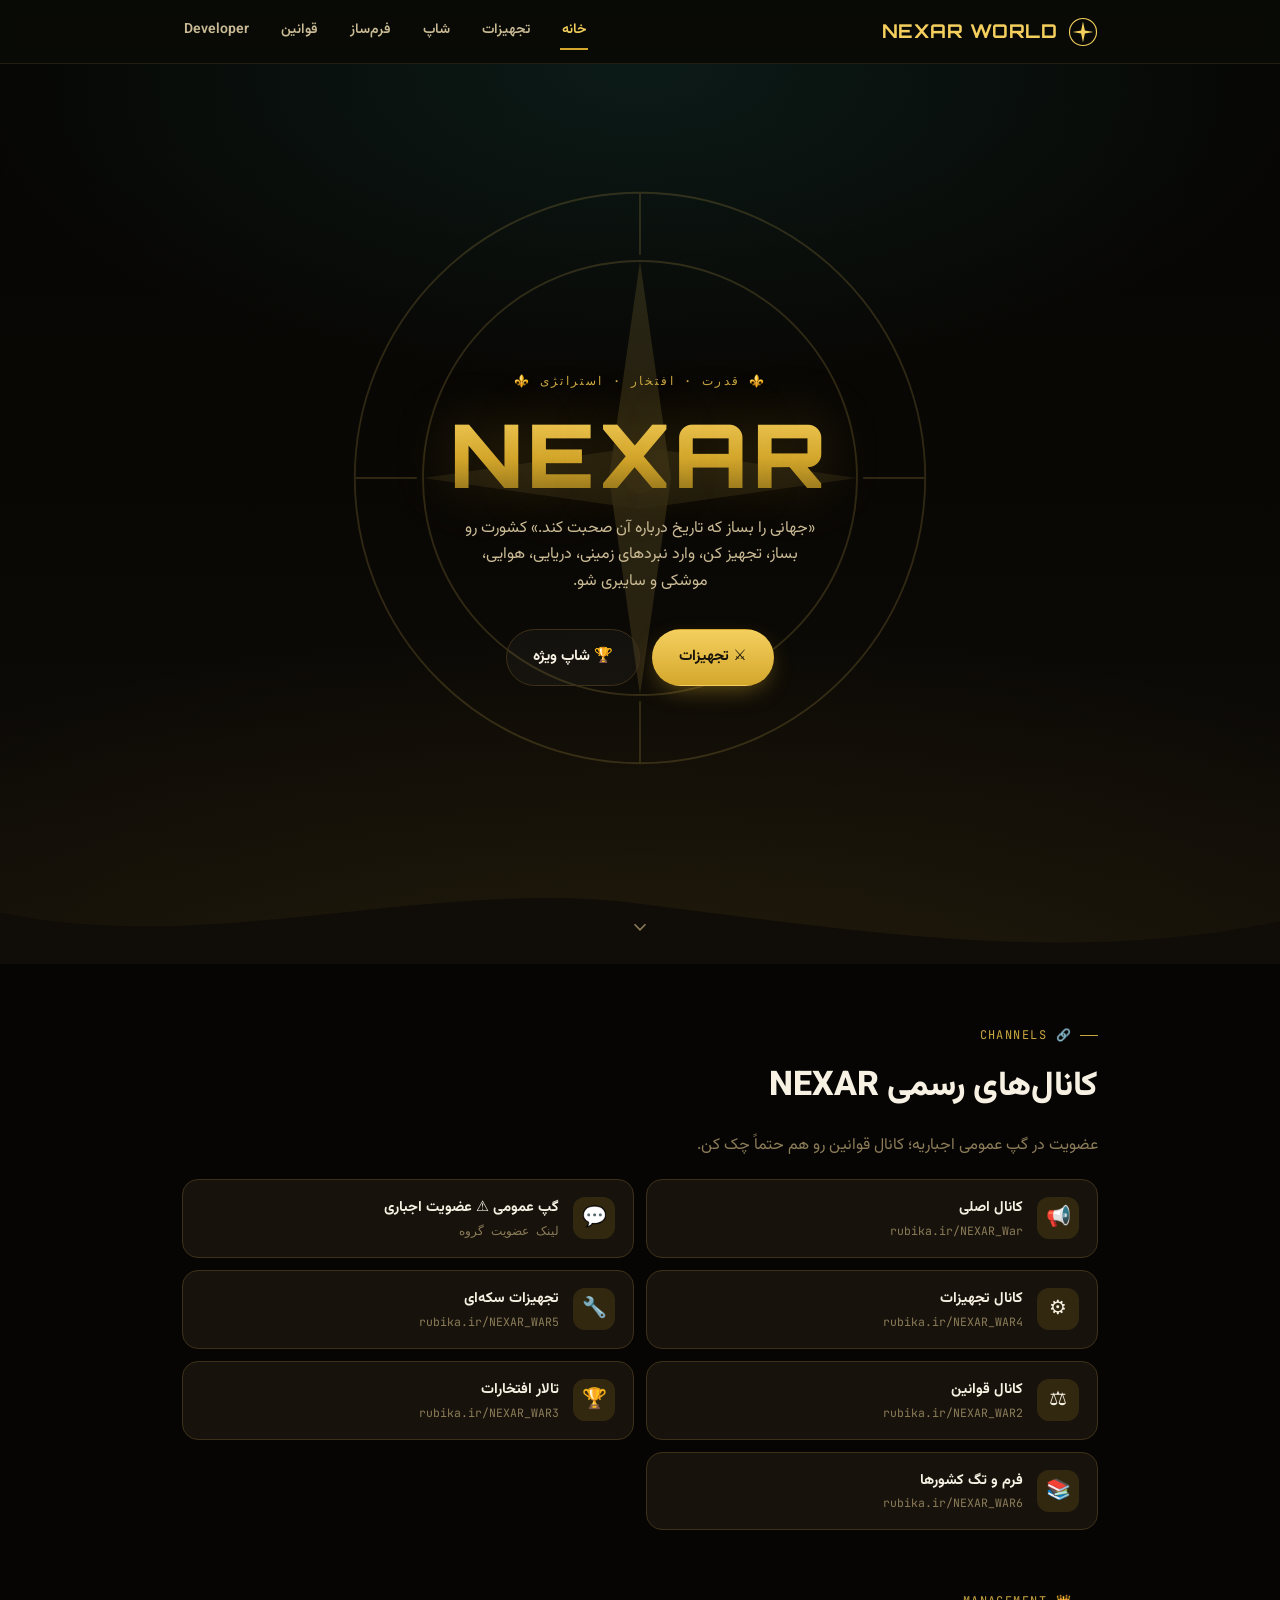
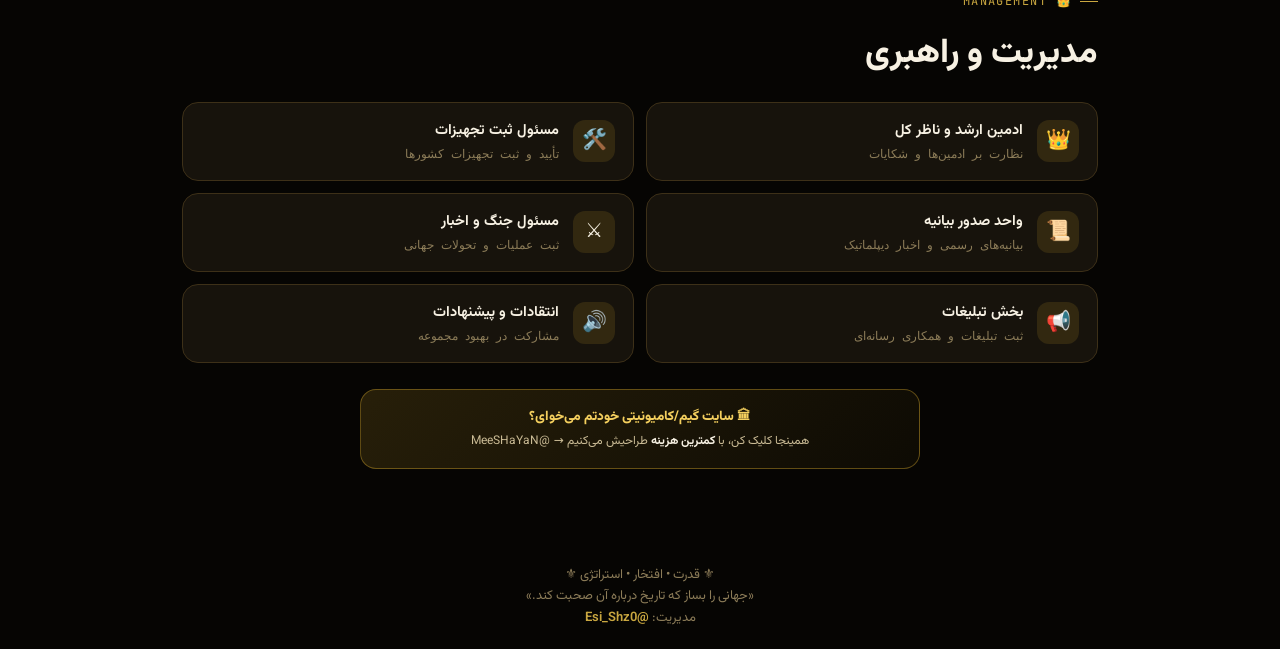
<file: index.html>
<!doctype html>
<html lang="fa" dir="rtl">
<head>
<meta charset="UTF-8">
<meta name="viewport" content="width=device-width, initial-scale=1, viewport-fit=cover">
<title>NEXAR WORLD</title>
<meta name="description" content="NEXAR — گیم متنی استراتژی جهانی. تجهیزات، شاپ ویژه، فرم‌ساز رسمی و قوانین.">
<link rel="icon" href="data:,">
<link rel="stylesheet" href="assets/style.css">
</head>
<body data-page="home">

<header class="topbar">
  <div class="container">
    <a href="index.html" class="brand">
      <svg class="brand-mark" viewBox="0 0 40 40" fill="none">
        <circle cx="20" cy="20" r="18" stroke="#f4cf5e" stroke-width="1.5"/>
        <path d="M20 6 L22.5 18 L34 20 L22.5 22 L20 34 L17.5 22 L6 20 L17.5 18 Z" fill="#f4cf5e"/>
      </svg>
      NEXAR WORLD
    </a>
    <nav class="desktop-nav">
      <a href="index.html" data-nav="home">خانه</a>
      <a href="equipment.html" data-nav="equipment">تجهیزات</a>
      <a href="shop.html" data-nav="shop">شاپ</a>
      <a href="forms.html" data-nav="forms">فرم‌ساز</a>
      <a href="rules.html" data-nav="rules">قوانین</a>
      <a href="developer.html" data-nav="developer">Developer</a>
    </nav>
  </div>
</header>

<section class="hero">
  <svg class="hero-compass" viewBox="0 0 200 200" fill="none">
    <circle cx="100" cy="100" r="92" stroke="#f4cf5e" stroke-width="0.6"/>
    <circle cx="100" cy="100" r="70" stroke="#f4cf5e" stroke-width="0.6"/>
    <g stroke="#f4cf5e" stroke-width="0.6">
      <line x1="100" y1="8" x2="100" y2="28"/>
      <line x1="100" y1="172" x2="100" y2="192"/>
      <line x1="8" y1="100" x2="28" y2="100"/>
      <line x1="172" y1="100" x2="192" y2="100"/>
    </g>
    <path d="M100 30 L110 100 L100 170 L90 100 Z" fill="#f4cf5e" opacity="0.8"/>
    <path d="M30 100 L100 90 L170 100 L100 110 Z" fill="#f4cf5e" opacity="0.5"/>
    <circle cx="100" cy="100" r="5" fill="#f4cf5e"/>
  </svg>

  <div class="hero-content">
    <div class="hero-kicker">⚜️ قدرت · افتخار · استراتژی ⚜️</div>
    <h1 class="hero-title">NEXAR</h1>
    <p class="hero-tagline">
      «جهانی را بساز که تاریخ درباره آن صحبت کند.»
      کشورت رو بساز، تجهیز کن، وارد نبردهای زمینی، دریایی، هوایی، موشکی و سایبری شو.
    </p>
    <div class="hero-actions">
      <a class="btn btn-gold" href="equipment.html">⚔️ تجهیزات</a>
      <a class="btn btn-ghost" href="shop.html">🏆 شاپ ویژه</a>
    </div>
  </div>

  <div class="scroll-cue" aria-hidden="true">
    <svg width="22" height="22" viewBox="0 0 24 24" fill="none" stroke="currentColor" stroke-width="1.8">
      <path d="M6 9l6 6 6-6"/>
    </svg>
  </div>

  <div class="hero-wave" aria-hidden="true">
    <svg viewBox="0 0 1440 100" preserveAspectRatio="none">
      <path d="M0,40 C240,90 480,0 720,30 C960,60 1200,100 1440,50 L1440,100 L0,100 Z" fill="#100d08"/>
    </svg>
  </div>
</section>

<section class="section">
  <div class="container">
    <div class="eyebrow">🔗 CHANNELS</div>
    <h2 class="section-title">کانال‌های رسمی NEXAR</h2>
    <p class="section-sub">عضویت در گپ عمومی اجباریه؛ کانال قوانین رو هم حتماً چک کن.</p>

    <div class="channel-grid">
      <a class="channel-card" href="https://rubika.ir/NEXAR_War" target="_blank" rel="noopener">
        <span class="ch-ic">📢</span>
        <span><span class="ch-title">کانال اصلی</span><span class="ch-sub">rubika.ir/NEXAR_War</span></span>
      </a>
      <a class="channel-card" href="https://rubika.ir/joing/BBBDDEJID0UMQKHRUWUVDPIQSLURDWPV" target="_blank" rel="noopener">
        <span class="ch-ic">💬</span>
        <span><span class="ch-title">گپ عمومی ⚠️ عضویت اجباری</span><span class="ch-sub">لینک عضویت گروه</span></span>
      </a>
      <a class="channel-card" href="https://rubika.ir/NEXAR_WAR4" target="_blank" rel="noopener">
        <span class="ch-ic">⚙️</span>
        <span><span class="ch-title">کانال تجهیزات</span><span class="ch-sub">rubika.ir/NEXAR_WAR4</span></span>
      </a>
      <a class="channel-card" href="https://rubika.ir/NEXAR_WAR5" target="_blank" rel="noopener">
        <span class="ch-ic">🔧</span>
        <span><span class="ch-title">تجهیزات سکه‌ای</span><span class="ch-sub">rubika.ir/NEXAR_WAR5</span></span>
      </a>
      <a class="channel-card" href="https://rubika.ir/NEXAR_WAR2" target="_blank" rel="noopener">
        <span class="ch-ic">⚖️</span>
        <span><span class="ch-title">کانال قوانین</span><span class="ch-sub">rubika.ir/NEXAR_WAR2</span></span>
      </a>
      <a class="channel-card" href="https://rubika.ir/NEXAR_WAR3" target="_blank" rel="noopener">
        <span class="ch-ic">🏆</span>
        <span><span class="ch-title">تالار افتخارات</span><span class="ch-sub">rubika.ir/NEXAR_WAR3</span></span>
      </a>
      <a class="channel-card" href="https://rubika.ir/NEXAR_WAR6" target="_blank" rel="noopener">
        <span class="ch-ic">📚</span>
        <span><span class="ch-title">فرم و تگ کشورها</span><span class="ch-sub">rubika.ir/NEXAR_WAR6</span></span>
      </a>
    </div>
  </div>
</section>

<section class="section" style="padding-top:0;">
  <div class="container">
    <div class="eyebrow">👑 MANAGEMENT</div>
    <h2 class="section-title">مدیریت و راهبری</h2>
    <div class="channel-grid">
      <a class="channel-card" href="https://rubika.ir/Esi_Shz0" target="_blank" rel="noopener">
        <span class="ch-ic">👑</span>
        <span><span class="ch-title">ادمین ارشد و ناظر کل</span><span class="ch-sub">نظارت بر ادمین‌ها و شکایات</span></span>
      </a>
      <a class="channel-card" href="https://rubika.ir/Esi_Shz0" target="_blank" rel="noopener">
        <span class="ch-ic">🛠️</span>
        <span><span class="ch-title">مسئول ثبت تجهیزات</span><span class="ch-sub">تأیید و ثبت تجهیزات کشورها</span></span>
      </a>
      <a class="channel-card" href="https://rubika.ir/Esi_Shz0" target="_blank" rel="noopener">
        <span class="ch-ic">📜</span>
        <span><span class="ch-title">واحد صدور بیانیه</span><span class="ch-sub">بیانیه‌های رسمی و اخبار دیپلماتیک</span></span>
      </a>
      <a class="channel-card" href="https://rubika.ir/Esi_Shz0" target="_blank" rel="noopener">
        <span class="ch-ic">⚔️</span>
        <span><span class="ch-title">مسئول جنگ و اخبار</span><span class="ch-sub">ثبت عملیات و تحولات جهانی</span></span>
      </a>
      <a class="channel-card" href="https://rubika.ir/Esi_Shz0" target="_blank" rel="noopener">
        <span class="ch-ic">📢</span>
        <span><span class="ch-title">بخش تبلیغات</span><span class="ch-sub">ثبت تبلیغات و همکاری رسانه‌ای</span></span>
      </a>
      <a class="channel-card" href="https://rubika.ir/Esi_Shz0" target="_blank" rel="noopener">
        <span class="ch-ic">🔊</span>
        <span><span class="ch-title">انتقادات و پیشنهادات</span><span class="ch-sub">مشارکت در بهبود مجموعه</span></span>
      </a>
    </div>

    <a class="order-ad" href="https://rubika.ir/MeeSHaYaN" target="_blank" rel="noopener">
      <span class="oa-title">🏛 سایت گیم/کامیونیتی خودتم می‌خوای؟</span>
      <span class="oa-sub">همینجا کلیک کن، با <b>کمترین هزینه</b> طراحیش می‌کنیم → @MeeSHaYaN</span>
    </a>
  </div>
</section>

<footer class="site-footer">
  <div class="container">
    ⚜️ قدرت • افتخار • استراتژی ⚜️<br>
    «جهانی را بساز که تاریخ درباره آن صحبت کند.»<br>
    مدیریت: <a href="https://rubika.ir/Esi_Shz0" target="_blank" rel="noopener">@Esi_Shz0</a>
  </div>
</footer>

<nav class="tabbar">
  <a href="index.html" data-nav="home">
    <svg viewBox="0 0 24 24" fill="none" stroke="currentColor" stroke-width="1.8"><path d="M3 11l9-8 9 8"/><path d="M5 10v10h14V10"/></svg>
    خانه
  </a>
  <a href="equipment.html" data-nav="equipment">
    <svg viewBox="0 0 24 24" fill="none" stroke="currentColor" stroke-width="1.8"><path d="M14.5 3.5l6 6L9 21l-6 0 0-6z"/></svg>
    تجهیزات
  </a>
  <a href="shop.html" data-nav="shop">
    <svg viewBox="0 0 24 24" fill="none" stroke="currentColor" stroke-width="1.8"><path d="M6 8h12l-1 12H7z"/><path d="M9 8V6a3 3 0 016 0v2"/></svg>
    شاپ
  </a>
  <a href="forms.html" data-nav="forms">
    <svg viewBox="0 0 24 24" fill="none" stroke="currentColor" stroke-width="1.8"><path d="M9 12h6M9 16h4M7 4h10l2 3v13H5V7z"/></svg>
    فرم‌ساز
  </a>
  <a href="rules.html" data-nav="rules">
    <svg viewBox="0 0 24 24" fill="none" stroke="currentColor" stroke-width="1.8"><path d="M6 4h9l3 3v13H6z"/><path d="M9 10h6M9 14h6"/></svg>
    قوانین
  </a>
  <a href="developer.html" data-nav="developer">
    <svg viewBox="0 0 24 24" fill="none" stroke="currentColor" stroke-width="1.8"><path d="M8 9l-4 4 4 4M16 9l4 4-4 4M13 5l-2 16"/></svg>
    Dev
  </a>
</nav>

<script src="assets/script.js"></script>
</body>
</html>
</file>
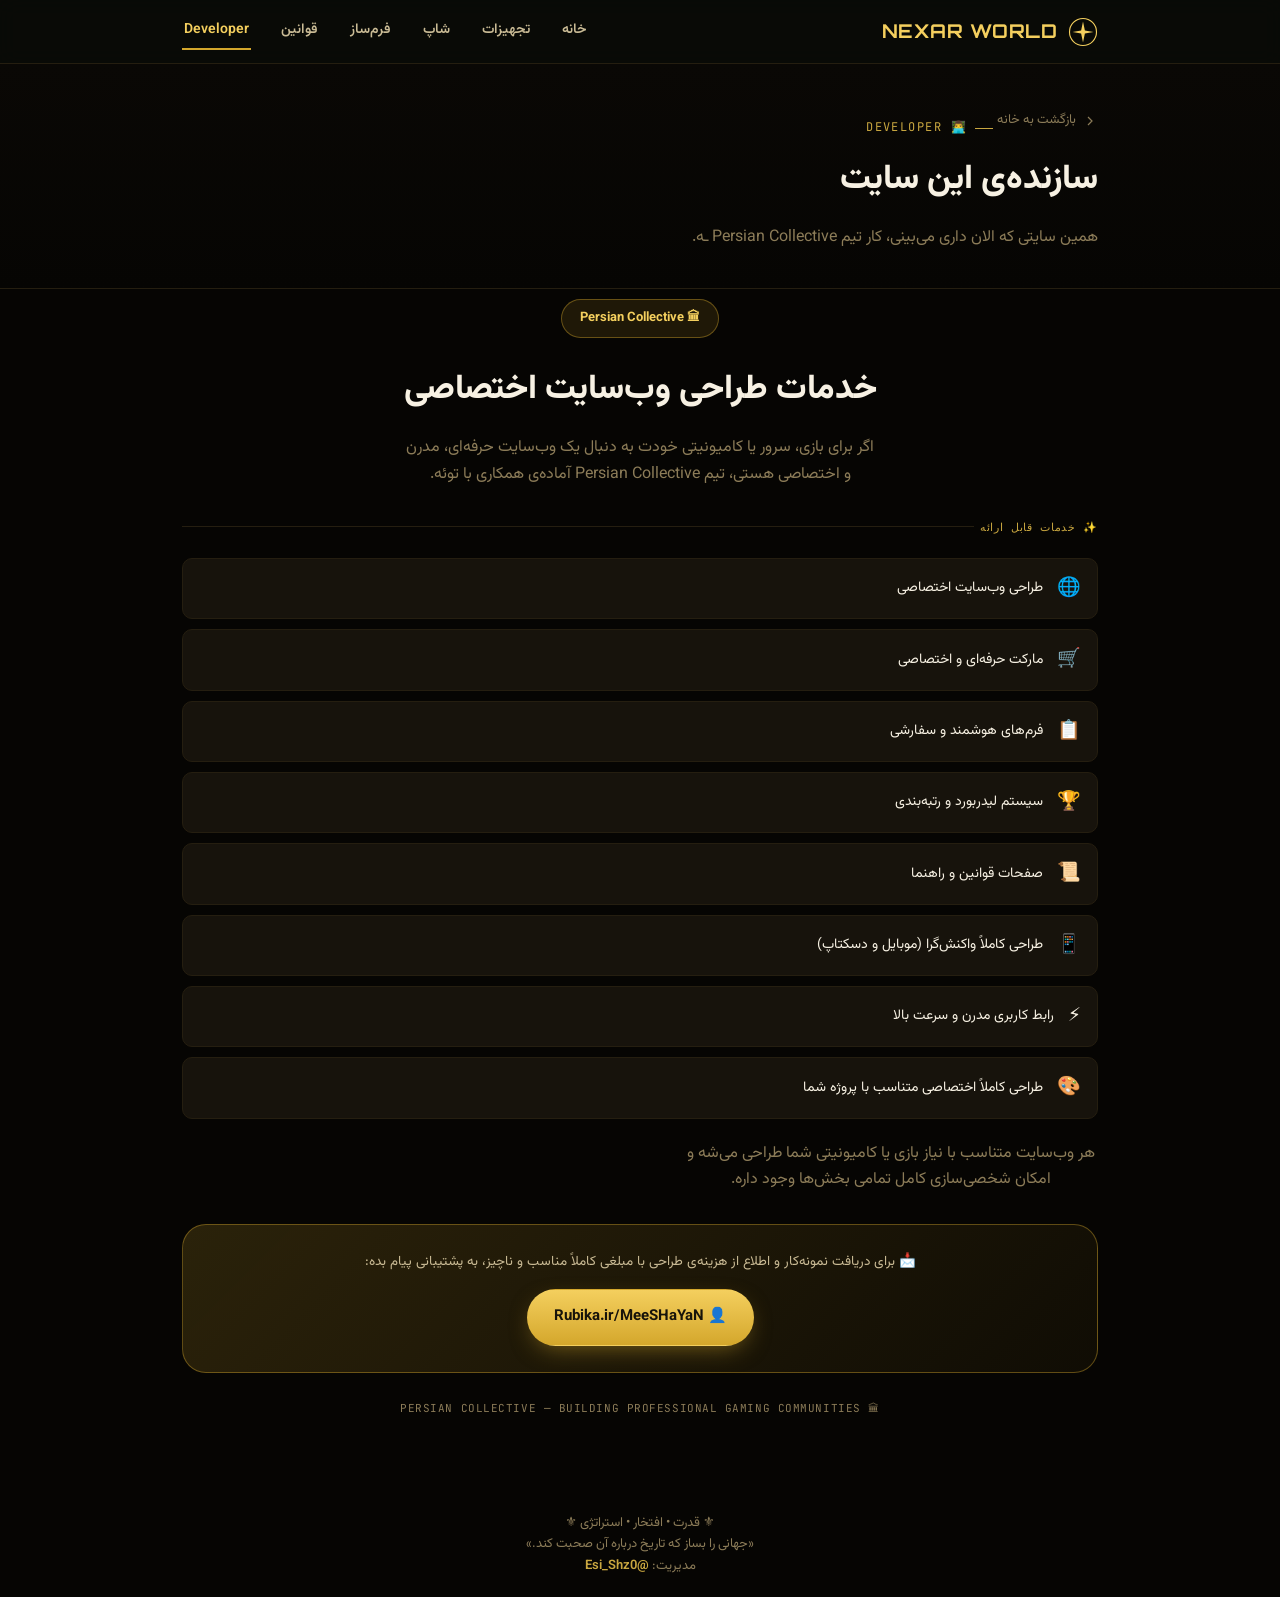
<file: developer.html>
<!doctype html>
<html lang="fa" dir="rtl">
<head>
<meta charset="UTF-8">
<meta name="viewport" content="width=device-width, initial-scale=1, viewport-fit=cover">
<title>Developer | NEXAR</title>
<meta name="description" content="Persian Collective — خدمات طراحی وب‌سایت اختصاصی برای گیم، سرور و کامیونیتی شما.">
<link rel="icon" href="data:,">
<link rel="stylesheet" href="assets/style.css">
</head>
<body data-page="developer">

<header class="topbar">
  <div class="container">
    <a href="index.html" class="brand">
      <svg class="brand-mark" viewBox="0 0 40 40" fill="none">
        <circle cx="20" cy="20" r="18" stroke="#f4cf5e" stroke-width="1.5"/>
        <path d="M20 6 L22.5 18 L34 20 L22.5 22 L20 34 L17.5 22 L6 20 L17.5 18 Z" fill="#f4cf5e"/>
      </svg>
      NEXAR WORLD
    </a>
    <nav class="desktop-nav">
      <a href="index.html" data-nav="home">خانه</a>
      <a href="equipment.html" data-nav="equipment">تجهیزات</a>
      <a href="shop.html" data-nav="shop">شاپ</a>
      <a href="forms.html" data-nav="forms">فرم‌ساز</a>
      <a href="rules.html" data-nav="rules">قوانین</a>
      <a href="developer.html" data-nav="developer">Developer</a>
    </nav>
  </div>
</header>

<section class="page-hero">
  <div class="container">
    <a class="back-link" href="index.html">
      <svg viewBox="0 0 24 24" fill="none" stroke="currentColor" stroke-width="1.8"><path d="M9 6l6 6-6 6"/></svg>
      بازگشت به خانه
    </a>
    <div class="eyebrow">👨‍💻 DEVELOPER</div>
    <h1 class="section-title">سازنده‌ی این سایت</h1>
    <p class="section-sub">همین سایتی که الان داری می‌بینی، کار تیم Persian Collective ـه.</p>
  </div>
</section>

<section class="section" style="padding-top:0;">
  <div class="container">

    <div class="dev-hero">
      <span class="dev-badge">🏛 Persian Collective</span>
    </div>

    <h2 class="section-title" style="text-align:center;">خدمات طراحی وب‌سایت اختصاصی</h2>
    <p class="section-sub" style="text-align:center; max-width:52ch; margin-inline:auto;">
      اگر برای بازی، سرور یا کامیونیتی خودت به دنبال یک وب‌سایت حرفه‌ای، مدرن و اختصاصی هستی، تیم Persian Collective آماده‌ی همکاری با توئه.
    </p>

    <div class="item-block-label" style="margin-top:30px;">✨ خدمات قابل ارائه</div>
    <div class="service-list">
      <div class="service-row"><span class="sr-ic">🌐</span> طراحی وب‌سایت اختصاصی</div>
      <div class="service-row"><span class="sr-ic">🛒</span> مارکت حرفه‌ای و اختصاصی</div>
      <div class="service-row"><span class="sr-ic">📋</span> فرم‌های هوشمند و سفارشی</div>
      <div class="service-row"><span class="sr-ic">🏆</span> سیستم لیدربورد و رتبه‌بندی</div>
      <div class="service-row"><span class="sr-ic">📜</span> صفحات قوانین و راهنما</div>
      <div class="service-row"><span class="sr-ic">📱</span> طراحی کاملاً واکنش‌گرا (موبایل و دسکتاپ)</div>
      <div class="service-row"><span class="sr-ic">⚡</span> رابط کاربری مدرن و سرعت بالا</div>
      <div class="service-row"><span class="sr-ic">🎨</span> طراحی کاملاً اختصاصی متناسب با پروژه شما</div>
    </div>

    <p class="section-sub" style="margin-top:22px; text-align:center;">
      هر وب‌سایت متناسب با نیاز بازی یا کامیونیتی شما طراحی می‌شه و امکان شخصی‌سازی کامل تمامی بخش‌ها وجود داره.
    </p>

    <div class="dev-cta">
      <p>📩 برای دریافت نمونه‌کار و اطلاع از هزینه‌ی طراحی با مبلغی کاملاً مناسب و ناچیز، به پشتیبانی پیام بده:</p>
      <a class="btn btn-gold" href="https://rubika.ir/MeeSHaYaN" target="_blank" rel="noopener">👤 Rubika.ir/MeeSHaYaN</a>
    </div>

    <div class="dev-foot-tag">🏛 PERSIAN COLLECTIVE — BUILDING PROFESSIONAL GAMING COMMUNITIES</div>

  </div>
</section>

<footer class="site-footer">
  <div class="container">
    ⚜️ قدرت • افتخار • استراتژی ⚜️<br>
    «جهانی را بساز که تاریخ درباره آن صحبت کند.»<br>
    مدیریت: <a href="https://rubika.ir/Esi_Shz0" target="_blank" rel="noopener">@Esi_Shz0</a>
  </div>
</footer>

<nav class="tabbar">
  <a href="index.html" data-nav="home">
    <svg viewBox="0 0 24 24" fill="none" stroke="currentColor" stroke-width="1.8"><path d="M3 11l9-8 9 8"/><path d="M5 10v10h14V10"/></svg>
    خانه
  </a>
  <a href="equipment.html" data-nav="equipment">
    <svg viewBox="0 0 24 24" fill="none" stroke="currentColor" stroke-width="1.8"><path d="M14.5 3.5l6 6L9 21l-6 0 0-6z"/></svg>
    تجهیزات
  </a>
  <a href="shop.html" data-nav="shop">
    <svg viewBox="0 0 24 24" fill="none" stroke="currentColor" stroke-width="1.8"><path d="M6 8h12l-1 12H7z"/><path d="M9 8V6a3 3 0 016 0v2"/></svg>
    شاپ
  </a>
  <a href="forms.html" data-nav="forms">
    <svg viewBox="0 0 24 24" fill="none" stroke="currentColor" stroke-width="1.8"><path d="M9 12h6M9 16h4M7 4h10l2 3v13H5V7z"/></svg>
    فرم‌ساز
  </a>
  <a href="rules.html" data-nav="rules">
    <svg viewBox="0 0 24 24" fill="none" stroke="currentColor" stroke-width="1.8"><path d="M6 4h9l3 3v13H6z"/><path d="M9 10h6M9 14h6"/></svg>
    قوانین
  </a>
  <a href="developer.html" data-nav="developer">
    <svg viewBox="0 0 24 24" fill="none" stroke="currentColor" stroke-width="1.8"><path d="M8 9l-4 4 4 4M16 9l4 4-4 4M13 5l-2 16"/></svg>
    Dev
  </a>
</nav>

<script src="assets/script.js"></script>
</body>
</html>
</file>
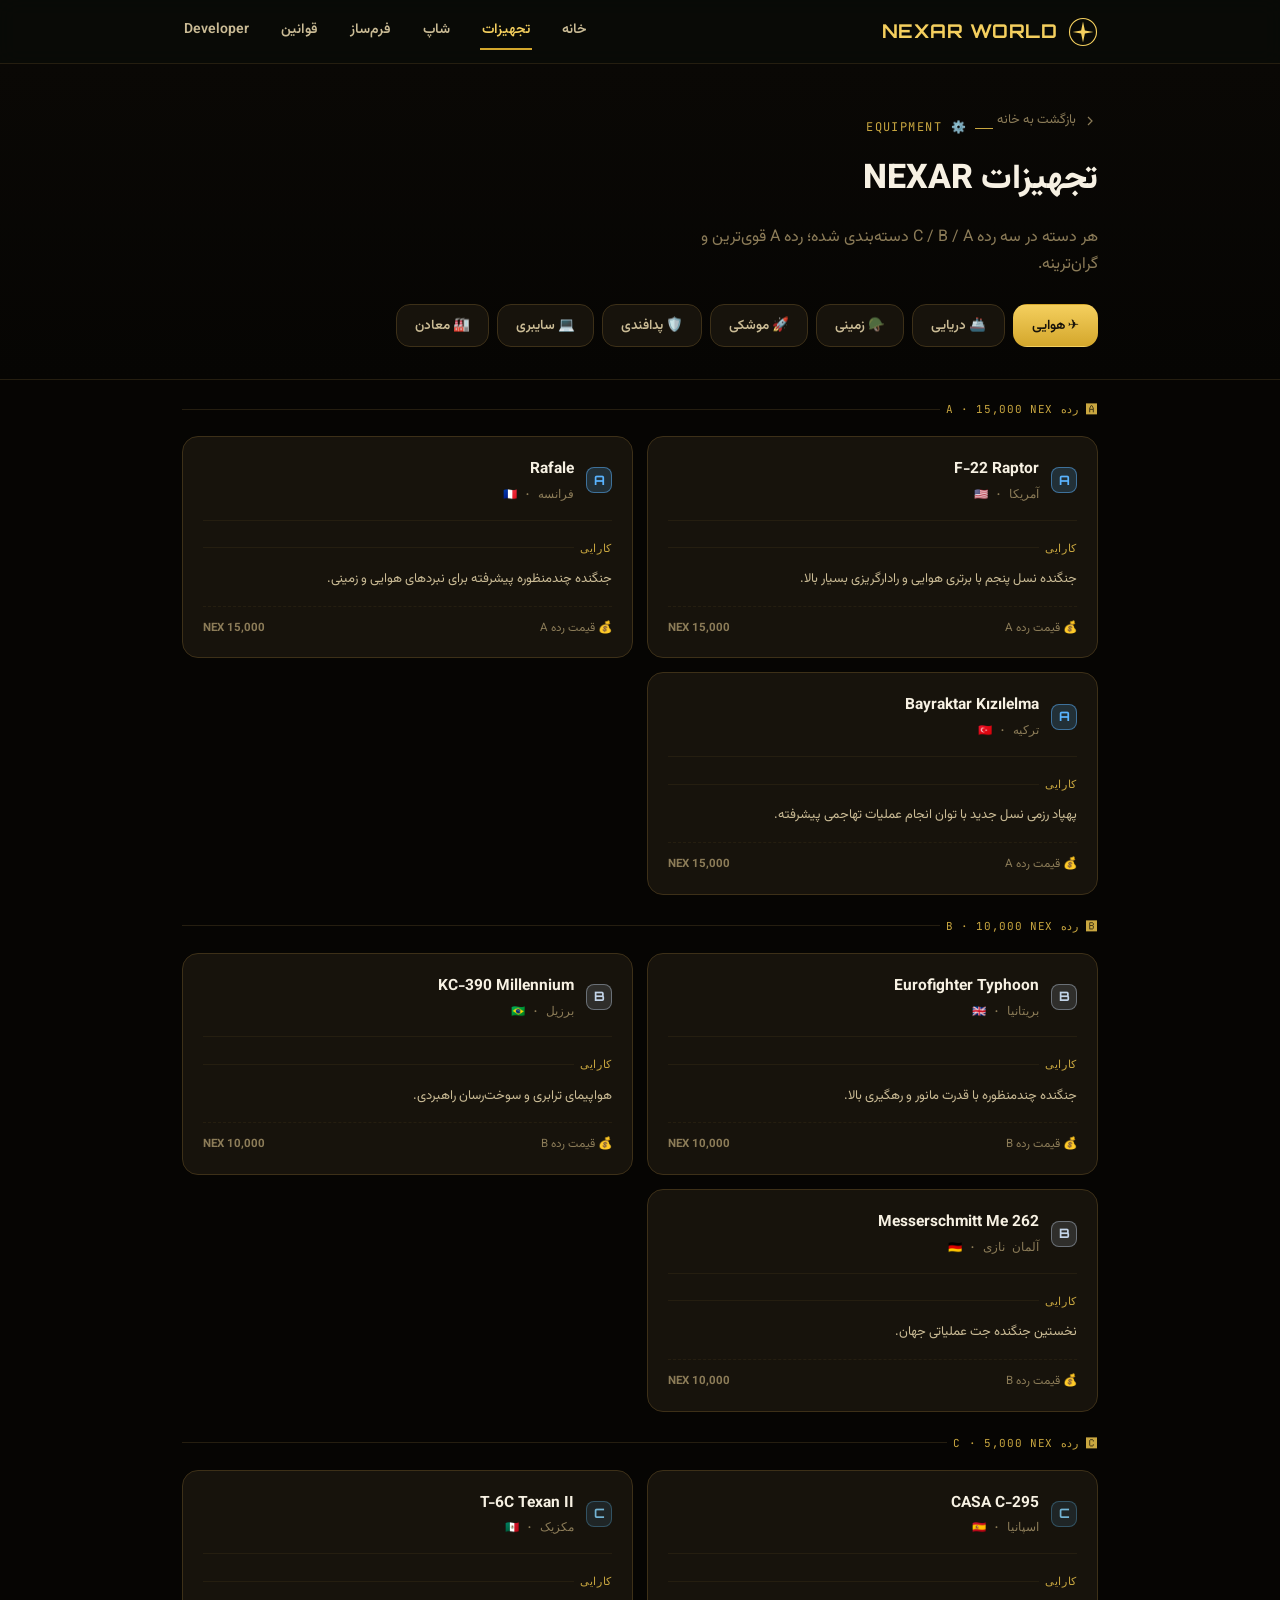
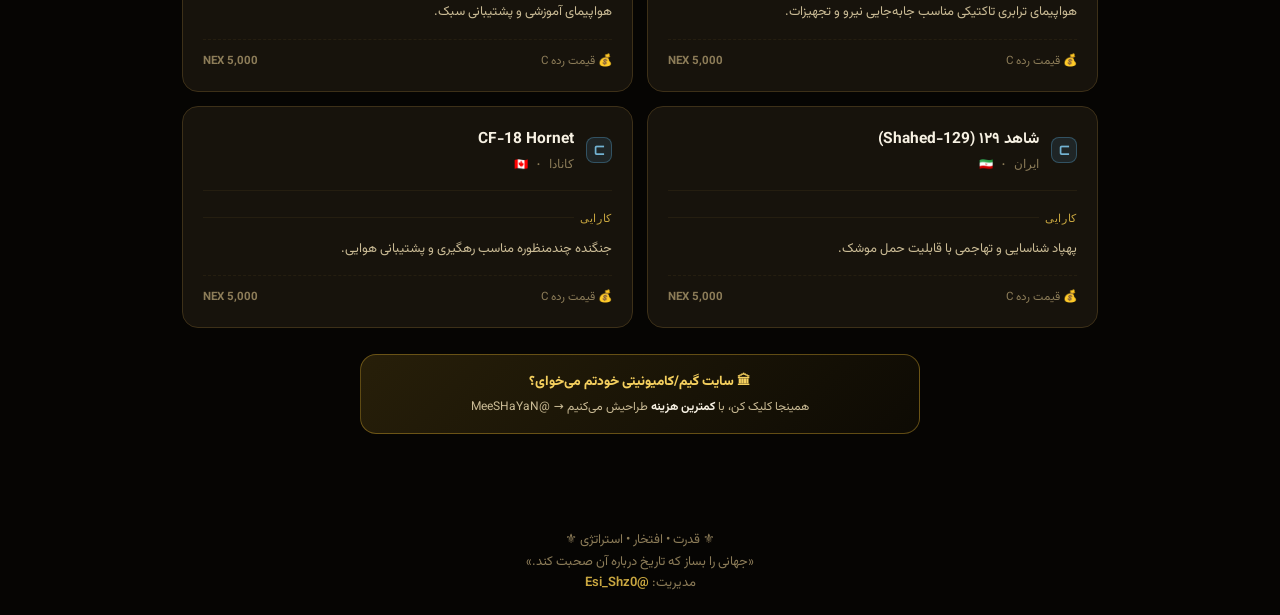
<file: equipment.html>
<!doctype html>
<html lang="fa" dir="rtl">
<head>
<meta charset="UTF-8">
<meta name="viewport" content="width=device-width, initial-scale=1, viewport-fit=cover">
<title>تجهیزات | NEXAR</title>
<meta name="description" content="کاتالوگ تجهیزات NEXAR: هوایی، دریایی، زمینی، موشکی، پدافندی، سایبری و معادن — رده A/B/C.">
<link rel="icon" href="data:,">
<link rel="stylesheet" href="assets/style.css">
</head>
<body data-page="equipment">

<header class="topbar">
  <div class="container">
    <a href="index.html" class="brand">
      <svg class="brand-mark" viewBox="0 0 40 40" fill="none">
        <circle cx="20" cy="20" r="18" stroke="#f4cf5e" stroke-width="1.5"/>
        <path d="M20 6 L22.5 18 L34 20 L22.5 22 L20 34 L17.5 22 L6 20 L17.5 18 Z" fill="#f4cf5e"/>
      </svg>
      NEXAR WORLD
    </a>
    <nav class="desktop-nav">
      <a href="index.html" data-nav="home">خانه</a>
      <a href="equipment.html" data-nav="equipment">تجهیزات</a>
      <a href="shop.html" data-nav="shop">شاپ</a>
      <a href="forms.html" data-nav="forms">فرم‌ساز</a>
      <a href="rules.html" data-nav="rules">قوانین</a>
      <a href="developer.html" data-nav="developer">Developer</a>
    </nav>
  </div>
</header>

<section class="page-hero">
  <div class="container">
    <a class="back-link" href="index.html">
      <svg viewBox="0 0 24 24" fill="none" stroke="currentColor" stroke-width="1.8"><path d="M9 6l6 6-6 6"/></svg>
      بازگشت به خانه
    </a>
    <div class="eyebrow">⚙️ EQUIPMENT</div>
    <h1 class="section-title">تجهیزات NEXAR</h1>
    <p class="section-sub">هر دسته در سه رده C / B / A دسته‌بندی شده؛ رده A قوی‌ترین و گران‌ترینه.</p>

    <div class="tabs-scroll" id="eqTabs"></div>
  </div>
</section>

<section class="section" style="padding-top:20px;">
  <div class="container">
    <div id="eqPanels"></div>

    <a class="order-ad" href="https://rubika.ir/MeeSHaYaN" target="_blank" rel="noopener">
      <span class="oa-title">🏛 سایت گیم/کامیونیتی خودتم می‌خوای؟</span>
      <span class="oa-sub">همینجا کلیک کن، با <b>کمترین هزینه</b> طراحیش می‌کنیم → @MeeSHaYaN</span>
    </a>
  </div>
</section>

<footer class="site-footer">
  <div class="container">
    ⚜️ قدرت • افتخار • استراتژی ⚜️<br>
    «جهانی را بساز که تاریخ درباره آن صحبت کند.»<br>
    مدیریت: <a href="https://rubika.ir/Esi_Shz0" target="_blank" rel="noopener">@Esi_Shz0</a>
  </div>
</footer>

<nav class="tabbar">
  <a href="index.html" data-nav="home">
    <svg viewBox="0 0 24 24" fill="none" stroke="currentColor" stroke-width="1.8"><path d="M3 11l9-8 9 8"/><path d="M5 10v10h14V10"/></svg>
    خانه
  </a>
  <a href="equipment.html" data-nav="equipment">
    <svg viewBox="0 0 24 24" fill="none" stroke="currentColor" stroke-width="1.8"><path d="M14.5 3.5l6 6L9 21l-6 0 0-6z"/></svg>
    تجهیزات
  </a>
  <a href="shop.html" data-nav="shop">
    <svg viewBox="0 0 24 24" fill="none" stroke="currentColor" stroke-width="1.8"><path d="M6 8h12l-1 12H7z"/><path d="M9 8V6a3 3 0 016 0v2"/></svg>
    شاپ
  </a>
  <a href="forms.html" data-nav="forms">
    <svg viewBox="0 0 24 24" fill="none" stroke="currentColor" stroke-width="1.8"><path d="M9 12h6M9 16h4M7 4h10l2 3v13H5V7z"/></svg>
    فرم‌ساز
  </a>
  <a href="rules.html" data-nav="rules">
    <svg viewBox="0 0 24 24" fill="none" stroke="currentColor" stroke-width="1.8"><path d="M6 4h9l3 3v13H6z"/><path d="M9 10h6M9 14h6"/></svg>
    قوانین
  </a>
  <a href="developer.html" data-nav="developer">
    <svg viewBox="0 0 24 24" fill="none" stroke="currentColor" stroke-width="1.8"><path d="M8 9l-4 4 4 4M16 9l4 4-4 4M13 5l-2 16"/></svg>
    Dev
  </a>
</nav>

<script src="assets/script.js"></script>
</body>
</html>
</file>
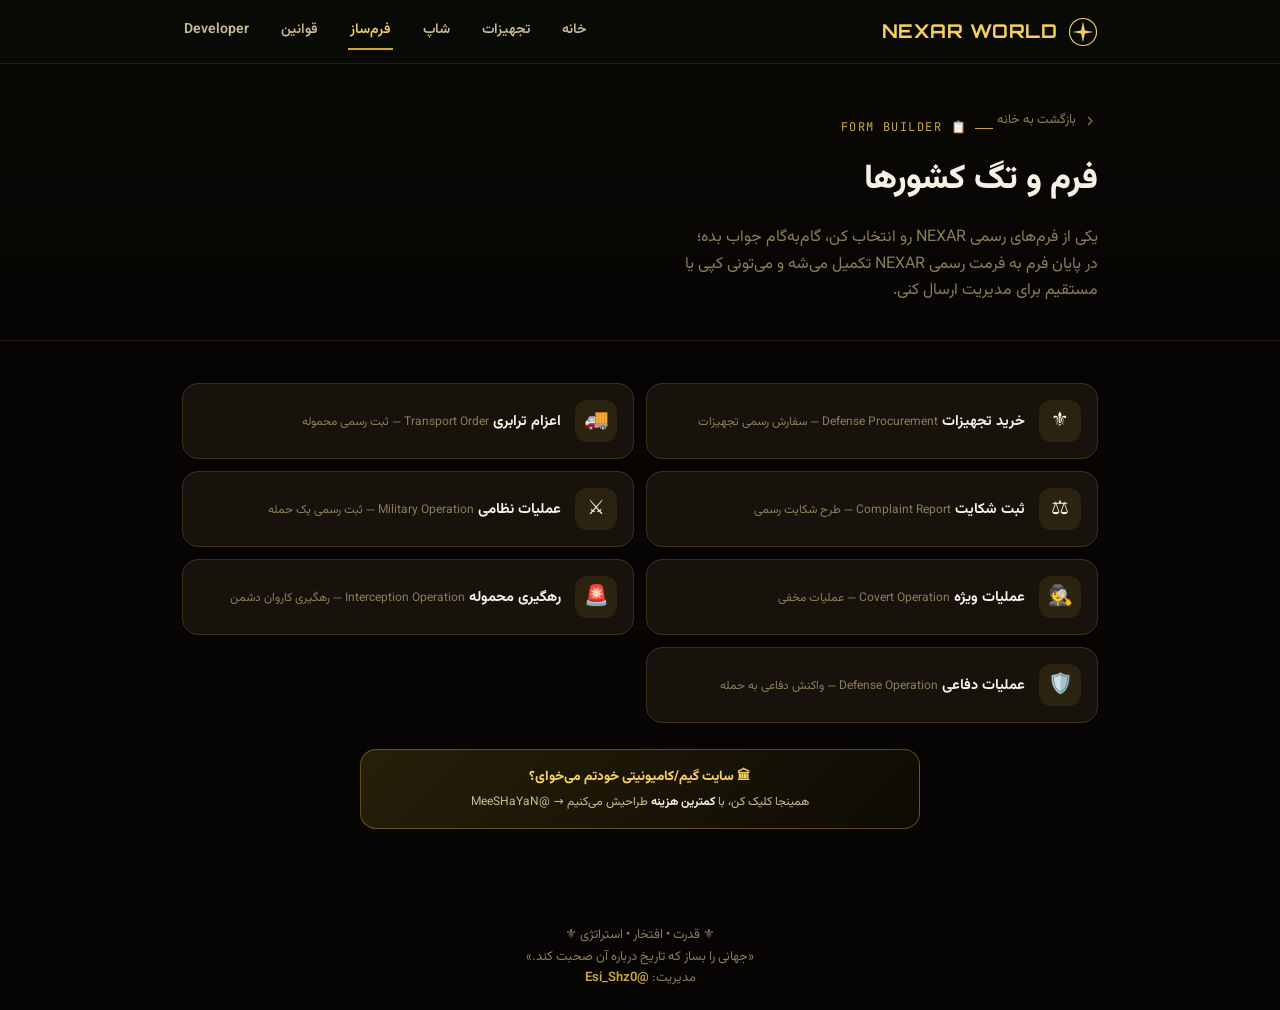
<file: forms.html>
<!doctype html>
<html lang="fa" dir="rtl">
<head>
<meta charset="UTF-8">
<meta name="viewport" content="width=device-width, initial-scale=1, viewport-fit=cover">
<title>فرم‌ساز | NEXAR</title>
<meta name="description" content="ساخت فرم‌های رسمی NEXAR: خرید تجهیزات، ترابری، شکایت، عملیات نظامی، عملیات ویژه، رهگیری محموله، دفاع.">
<link rel="icon" href="data:,">
<link rel="stylesheet" href="assets/style.css">
</head>
<body data-page="forms">

<header class="topbar">
  <div class="container">
    <a href="index.html" class="brand">
      <svg class="brand-mark" viewBox="0 0 40 40" fill="none">
        <circle cx="20" cy="20" r="18" stroke="#f4cf5e" stroke-width="1.5"/>
        <path d="M20 6 L22.5 18 L34 20 L22.5 22 L20 34 L17.5 22 L6 20 L17.5 18 Z" fill="#f4cf5e"/>
      </svg>
      NEXAR WORLD
    </a>
    <nav class="desktop-nav">
      <a href="index.html" data-nav="home">خانه</a>
      <a href="equipment.html" data-nav="equipment">تجهیزات</a>
      <a href="shop.html" data-nav="shop">شاپ</a>
      <a href="forms.html" data-nav="forms">فرم‌ساز</a>
      <a href="rules.html" data-nav="rules">قوانین</a>
      <a href="developer.html" data-nav="developer">Developer</a>
    </nav>
  </div>
</header>

<section class="page-hero">
  <div class="container">
    <a class="back-link" href="index.html">
      <svg viewBox="0 0 24 24" fill="none" stroke="currentColor" stroke-width="1.8"><path d="M9 6l6 6-6 6"/></svg>
      بازگشت به خانه
    </a>
    <div class="eyebrow">📋 FORM BUILDER</div>
    <h1 class="section-title">فرم و تگ کشورها</h1>
    <p class="section-sub">یکی از فرم‌های رسمی NEXAR رو انتخاب کن، گام‌به‌گام جواب بده؛ در پایان فرم به فرمت رسمی NEXAR تکمیل می‌شه و می‌تونی کپی یا مستقیم برای مدیریت ارسال کنی.</p>
  </div>
</section>

<section class="section" style="padding-top:20px;">
  <div class="container">

    <div id="formPickerGrid" class="form-picker-grid"></div>

    <div id="formWizard" class="wizard" style="display:none;"></div>

    <a class="order-ad" href="https://rubika.ir/MeeSHaYaN" target="_blank" rel="noopener">
      <span class="oa-title">🏛 سایت گیم/کامیونیتی خودتم می‌خوای؟</span>
      <span class="oa-sub">همینجا کلیک کن، با <b>کمترین هزینه</b> طراحیش می‌کنیم → @MeeSHaYaN</span>
    </a>
  </div>
</section>

<footer class="site-footer">
  <div class="container">
    ⚜️ قدرت • افتخار • استراتژی ⚜️<br>
    «جهانی را بساز که تاریخ درباره آن صحبت کند.»<br>
    مدیریت: <a href="https://rubika.ir/Esi_Shz0" target="_blank" rel="noopener">@Esi_Shz0</a>
  </div>
</footer>

<nav class="tabbar">
  <a href="index.html" data-nav="home">
    <svg viewBox="0 0 24 24" fill="none" stroke="currentColor" stroke-width="1.8"><path d="M3 11l9-8 9 8"/><path d="M5 10v10h14V10"/></svg>
    خانه
  </a>
  <a href="equipment.html" data-nav="equipment">
    <svg viewBox="0 0 24 24" fill="none" stroke="currentColor" stroke-width="1.8"><path d="M14.5 3.5l6 6L9 21l-6 0 0-6z"/></svg>
    تجهیزات
  </a>
  <a href="shop.html" data-nav="shop">
    <svg viewBox="0 0 24 24" fill="none" stroke="currentColor" stroke-width="1.8"><path d="M6 8h12l-1 12H7z"/><path d="M9 8V6a3 3 0 016 0v2"/></svg>
    شاپ
  </a>
  <a href="forms.html" data-nav="forms">
    <svg viewBox="0 0 24 24" fill="none" stroke="currentColor" stroke-width="1.8"><path d="M9 12h6M9 16h4M7 4h10l2 3v13H5V7z"/></svg>
    فرم‌ساز
  </a>
  <a href="rules.html" data-nav="rules">
    <svg viewBox="0 0 24 24" fill="none" stroke="currentColor" stroke-width="1.8"><path d="M6 4h9l3 3v13H6z"/><path d="M9 10h6M9 14h6"/></svg>
    قوانین
  </a>
  <a href="developer.html" data-nav="developer">
    <svg viewBox="0 0 24 24" fill="none" stroke="currentColor" stroke-width="1.8"><path d="M8 9l-4 4 4 4M16 9l4 4-4 4M13 5l-2 16"/></svg>
    Dev
  </a>
</nav>

<script src="assets/script.js"></script>
</body>
</html>
</file>
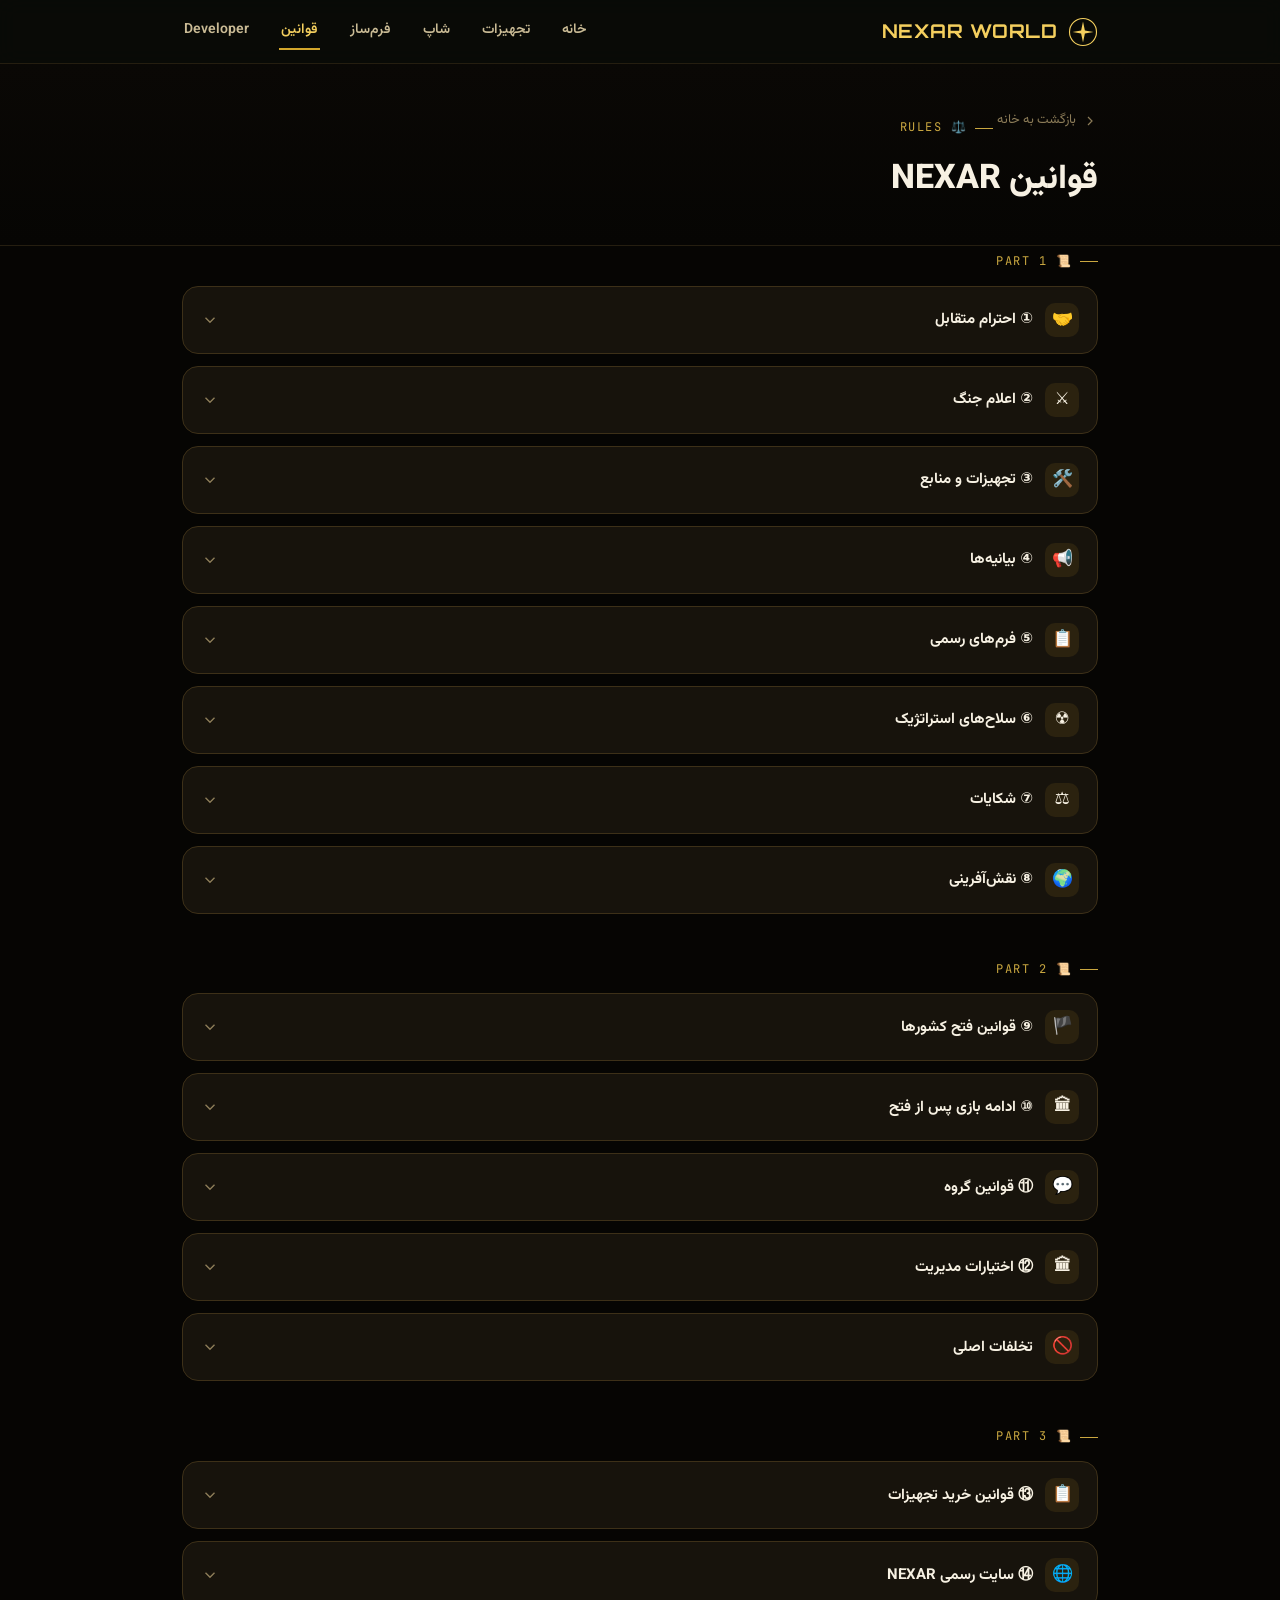
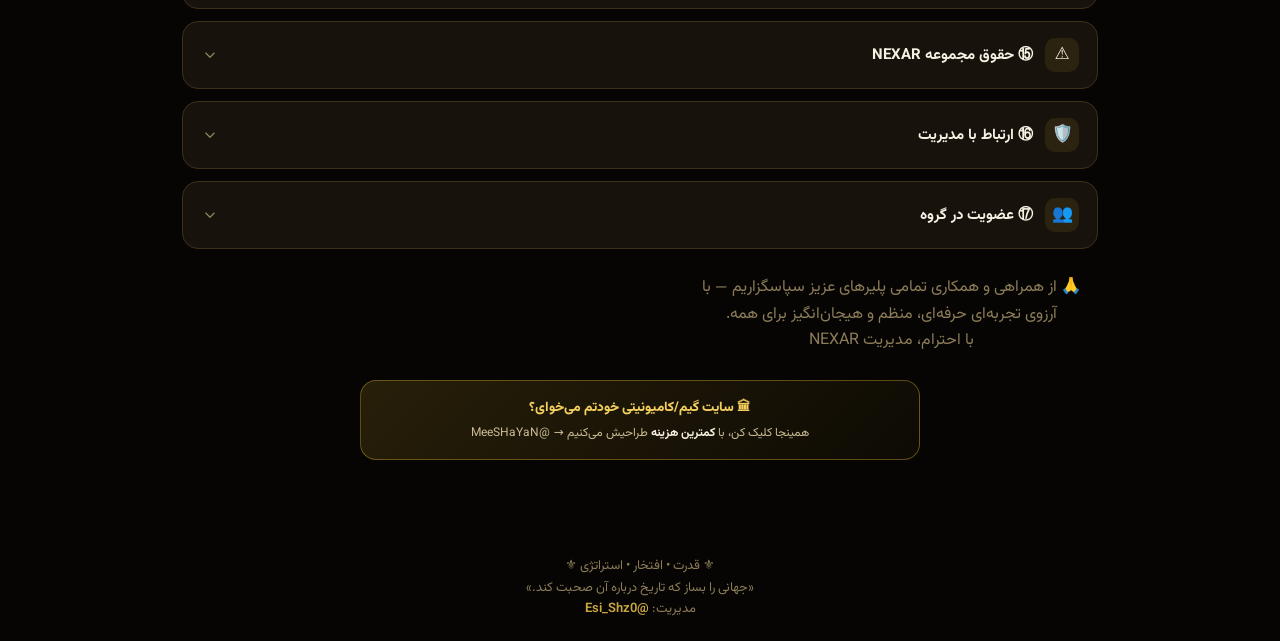
<file: rules.html>
<!doctype html>
<html lang="fa" dir="rtl">
<head>
<meta charset="UTF-8">
<meta name="viewport" content="width=device-width, initial-scale=1, viewport-fit=cover">
<title>قوانین | NEXAR</title>
<meta name="description" content="قوانین کامل بازی NEXAR — در حال ساخت.">
<link rel="icon" href="data:,">
<link rel="stylesheet" href="assets/style.css">
</head>
<body data-page="rules">

<header class="topbar">
  <div class="container">
    <a href="index.html" class="brand">
      <svg class="brand-mark" viewBox="0 0 40 40" fill="none">
        <circle cx="20" cy="20" r="18" stroke="#f4cf5e" stroke-width="1.5"/>
        <path d="M20 6 L22.5 18 L34 20 L22.5 22 L20 34 L17.5 22 L6 20 L17.5 18 Z" fill="#f4cf5e"/>
      </svg>
      NEXAR WORLD
    </a>
    <nav class="desktop-nav">
      <a href="index.html" data-nav="home">خانه</a>
      <a href="equipment.html" data-nav="equipment">تجهیزات</a>
      <a href="shop.html" data-nav="shop">شاپ</a>
      <a href="forms.html" data-nav="forms">فرم‌ساز</a>
      <a href="rules.html" data-nav="rules">قوانین</a>
      <a href="developer.html" data-nav="developer">Developer</a>
    </nav>
  </div>
</header>

<section class="page-hero">
  <div class="container">
    <a class="back-link" href="index.html">
      <svg viewBox="0 0 24 24" fill="none" stroke="currentColor" stroke-width="1.8"><path d="M9 6l6 6-6 6"/></svg>
      بازگشت به خانه
    </a>
    <div class="eyebrow">⚖️ RULES</div>
    <h1 class="section-title">قوانین NEXAR</h1>
  </div>
</section>

<section class="section" style="padding-top:0;">
  <div class="container">

    <div class="eyebrow">📜 PART 1</div>

    <div class="accordion-item">
      <button class="accordion-head">
        <span class="ic">🤝</span> ① احترام متقابل
        <svg class="chev" width="18" height="18" viewBox="0 0 24 24" fill="none" stroke="currentColor" stroke-width="1.8"><path d="M6 9l6 6 6-6"/></svg>
      </button>
      <div class="accordion-panel"><div class="accordion-panel-inner">
        <div class="rule-line"><span class="rule-dot">🔹</span><span>توهین، فحاشی، تحقیر شخصی و ایجاد تنش خارج از فضای نقش‌آفرینی ممنوع است.</span></div>
        <div class="rule-line"><span class="rule-dot">🔹</span><span>اختلافات فقط در قالب بیانیه و نقش‌آفرینی پیگیری شوند.</span></div>
      </div></div>
    </div>

    <div class="accordion-item">
      <button class="accordion-head">
        <span class="ic">⚔️</span> ② اعلام جنگ
        <svg class="chev" width="18" height="18" viewBox="0 0 24 24" fill="none" stroke="currentColor" stroke-width="1.8"><path d="M6 9l6 6 6-6"/></svg>
      </button>
      <div class="accordion-panel"><div class="accordion-panel-inner">
        <div class="rule-line"><span class="rule-dot">⚔️</span><span>هرگونه جنگ یا عملیات بزرگ باید با بیانیه رسمی آغاز شود.</span></div>
        <div class="rule-line"><span class="rule-dot">⚔️</span><span>حملات ناگهانی بدون اعلام قبلی توسط مدیریت بررسی خواهد شد.</span></div>
      </div></div>
    </div>

    <div class="accordion-item">
      <button class="accordion-head">
        <span class="ic">🛠️</span> ③ تجهیزات و منابع
        <svg class="chev" width="18" height="18" viewBox="0 0 24 24" fill="none" stroke="currentColor" stroke-width="1.8"><path d="M6 9l6 6 6-6"/></svg>
      </button>
      <div class="accordion-panel"><div class="accordion-panel-inner">
        <div class="rule-line"><span class="rule-dot">🛠️</span><span>استفاده از تجهیزاتی که ثبت نشده‌اند ممنوع است.</span></div>
        <div class="rule-line"><span class="rule-dot">💰</span><span>جعل بودجه، درآمد، تجهیزات یا منابع تخلف محسوب می‌شود.</span></div>
      </div></div>
    </div>

    <div class="accordion-item">
      <button class="accordion-head">
        <span class="ic">📢</span> ④ بیانیه‌ها
        <svg class="chev" width="18" height="18" viewBox="0 0 24 24" fill="none" stroke="currentColor" stroke-width="1.8"><path d="M6 9l6 6 6-6"/></svg>
      </button>
      <div class="accordion-panel"><div class="accordion-panel-inner">
        <div class="rule-line"><span class="rule-dot">📢</span><span>تمامی بیانیه‌ها فقط باید با تگ رسمی NEXAR منتشر شوند.</span></div>
        <div class="rule-line"><span class="rule-dot">📢</span><span>هرگونه تغییر در قالب یا تگ رسمی بیانیه ممنوع بوده و بیانیه نامعتبر محسوب می‌شود.</span></div>
      </div></div>
    </div>

    <div class="accordion-item">
      <button class="accordion-head">
        <span class="ic">📋</span> ⑤ فرم‌های رسمی
        <svg class="chev" width="18" height="18" viewBox="0 0 24 24" fill="none" stroke="currentColor" stroke-width="1.8"><path d="M6 9l6 6 6-6"/></svg>
      </button>
      <div class="accordion-panel"><div class="accordion-panel-inner">
        <div class="rule-line"><span class="rule-dot">📋</span><span>تمامی خریدها، ترابری‌ها، رهگیری محموله، انتقال تجهیزات، عملیات‌ها و سایر اقدامات رسمی حتماً باید با فرم‌های رسمی NEXAR انجام شوند.</span></div>
        <div class="rule-line"><span class="rule-dot">❌</span><span>در صورت ارسال بدون فرم، عملیات یا خرید توسط مدیریت رد خواهد شد.</span></div>
      </div></div>
    </div>

    <div class="accordion-item">
      <button class="accordion-head">
        <span class="ic">☢️</span> ⑥ سلاح‌های استراتژیک
        <svg class="chev" width="18" height="18" viewBox="0 0 24 24" fill="none" stroke="currentColor" stroke-width="1.8"><path d="M6 9l6 6 6-6"/></svg>
      </button>
      <div class="accordion-panel"><div class="accordion-panel-inner">
        <div class="rule-line"><span class="rule-dot">☢️</span><span>استفاده از سلاح‌های هسته‌ای، شیمیایی یا فوق‌استراتژیک فقط با تأیید مدیریت امکان‌پذیر است.</span></div>
        <div class="rule-line"><span class="rule-dot">☢️</span><span>تهدید بی‌دلیل به نابودی کامل کشورها می‌تواند توسط مدیریت رد شود.</span></div>
      </div></div>
    </div>

    <div class="accordion-item">
      <button class="accordion-head">
        <span class="ic">⚖️</span> ⑦ شکایات
        <svg class="chev" width="18" height="18" viewBox="0 0 24 24" fill="none" stroke="currentColor" stroke-width="1.8"><path d="M6 9l6 6 6-6"/></svg>
      </button>
      <div class="accordion-panel"><div class="accordion-panel-inner">
        <div class="rule-line"><span class="rule-dot">⚖️</span><span>هر کشور حق ثبت شکایت دارد.</span></div>
        <div class="rule-line"><span class="rule-dot">⚖️</span><span>شکایت‌های بدون مدرک یا جعلی قابل رد شدن هستند.</span></div>
      </div></div>
    </div>

    <div class="accordion-item">
      <button class="accordion-head">
        <span class="ic">🌍</span> ⑧ نقش‌آفرینی
        <svg class="chev" width="18" height="18" viewBox="0 0 24 24" fill="none" stroke="currentColor" stroke-width="1.8"><path d="M6 9l6 6 6-6"/></svg>
      </button>
      <div class="accordion-panel"><div class="accordion-panel-inner">
        <div class="rule-line"><span class="rule-dot">🌍</span><span>هدف اصلی بازی، دیپلماسی، اقتصاد و رقابت سیاسی است.</span></div>
        <div class="rule-line"><span class="rule-dot">🌍</span><span>قدرت نظامی به تنهایی تضمین‌کننده پیروزی نیست.</span></div>
        <div class="warn-box">⚠️ تمامی اعضا موظف به رعایت قوانین بالا هستند.</div>
      </div></div>
    </div>

    <div class="eyebrow" style="margin-top:34px;">📜 PART 2</div>

    <div class="accordion-item">
      <button class="accordion-head">
        <span class="ic">🏴</span> ⑨ قوانین فتح کشورها
        <svg class="chev" width="18" height="18" viewBox="0 0 24 24" fill="none" stroke="currentColor" stroke-width="1.8"><path d="M6 9l6 6 6-6"/></svg>
      </button>
      <div class="accordion-panel"><div class="accordion-panel-inner">
        <div class="rule-line"><span class="rule-dot">🏴</span><span>برای فتح یک کشور، ابتدا باید میزان خسارت آن کشور به ۱۰۰٪ برسد.</span></div>
        <div class="rule-line"><span class="rule-dot">🏴</span><span>پس از آن، فقط با ارسال نیروی زمینی امکان تصرف آن کشور وجود دارد.</span></div>
        <div class="rule-line"><span class="rule-dot">💥</span><span>حملات موشکی، هوایی و سایر حملات تخریب‌کننده باعث نابودی تجهیزات کشور هدف خواهند شد.</span></div>
        <div class="rule-line"><span class="rule-dot">🎖️</span><span>اگر قصد تصاحب تجهیزات کشور هدف را دارید، باید از طریق نیروی زمینی اقدام به فتح آن کشور کنید.</span></div>
      </div></div>
    </div>

    <div class="accordion-item">
      <button class="accordion-head">
        <span class="ic">🏛</span> ⑩ ادامه بازی پس از فتح
        <svg class="chev" width="18" height="18" viewBox="0 0 24 24" fill="none" stroke="currentColor" stroke-width="1.8"><path d="M6 9l6 6 6-6"/></svg>
      </button>
      <div class="accordion-panel"><div class="accordion-panel-inner">
        <div class="rule-line"><span class="rule-dot">🏛</span><span>هر کشوری که سرزمین دیگری را فتح کرده باشد، در صورتی که کشور اصلی خودش فتح شود، می‌تواند بازی را از همان کشور فتح‌شده ادامه دهد.</span></div>
        <div class="rule-line"><span class="rule-dot">📦</span><span>ارسال تجهیزات و نیرو به کشور فتح‌شده مجاز بوده و ادامه بازی از آنجا امکان‌پذیر است.</span></div>
      </div></div>
    </div>

    <div class="accordion-item">
      <button class="accordion-head">
        <span class="ic">💬</span> ⑪ قوانین گروه
        <svg class="chev" width="18" height="18" viewBox="0 0 24 24" fill="none" stroke="currentColor" stroke-width="1.8"><path d="M6 9l6 6 6-6"/></svg>
      </button>
      <div class="accordion-panel"><div class="accordion-panel-inner">
        <div class="rule-line"><span class="rule-dot">💬</span><span>هرگونه بحث، دعوا، توهین یا ایجاد حاشیه در گروه، ۱ اخطار برای کشور مربوطه ثبت خواهد کرد.</span></div>
        <div class="rule-line"><span class="rule-dot">🚫</span><span>در صورت دریافت ۳ اخطار، کشور مربوطه توسط مدیریت حذف خواهد شد.</span></div>
      </div></div>
    </div>

    <div class="accordion-item">
      <button class="accordion-head">
        <span class="ic">🏛</span> ⑫ اختیارات مدیریت
        <svg class="chev" width="18" height="18" viewBox="0 0 24 24" fill="none" stroke="currentColor" stroke-width="1.8"><path d="M6 9l6 6 6-6"/></svg>
      </button>
      <div class="accordion-panel"><div class="accordion-panel-inner">
        <div class="rule-line"><span class="rule-dot">🏛</span><span>مدیریت در شرایط بحرانی حق بررسی، اصلاح یا لغو رویدادهای غیرمنطقی را دارد.</span></div>
        <div class="rule-line"><span class="rule-dot">🏛</span><span>رأی نهایی مدیریت لازم‌الاجرا است.</span></div>
      </div></div>
    </div>

    <div class="accordion-item">
      <button class="accordion-head">
        <span class="ic">🚫</span> تخلفات اصلی
        <svg class="chev" width="18" height="18" viewBox="0 0 24 24" fill="none" stroke="currentColor" stroke-width="1.8"><path d="M6 9l6 6 6-6"/></svg>
      </button>
      <div class="accordion-panel"><div class="accordion-panel-inner">
        <div class="rule-line"><span class="rule-dot">•</span><span>جعل تجهیزات</span></div>
        <div class="rule-line"><span class="rule-dot">•</span><span>جعل بودجه و درآمد</span></div>
        <div class="rule-line"><span class="rule-dot">•</span><span>ارسال عملیات بدون فرم</span></div>
        <div class="rule-line"><span class="rule-dot">•</span><span>تغییر تگ رسمی بیانیه</span></div>
        <div class="rule-line"><span class="rule-dot">•</span><span>اسپم</span></div>
        <div class="rule-line"><span class="rule-dot">•</span><span>توهین مستقیم</span></div>
        <div class="rule-line"><span class="rule-dot">•</span><span>دور زدن قوانین</span></div>
        <div class="rule-line"><span class="rule-dot">•</span><span>ایجاد اختلال در روند بازی</span></div>
        <div class="warn-box">⚠️ مدیریت بازی در هر زمان این اختیار را دارد که قوانین را اصلاح، تکمیل، حذف یا به‌روزرسانی کند. تمامی اعضا موظف به رعایت آخرین نسخه قوانین منتشرشده هستند.</div>
      </div></div>
    </div>

    <div class="eyebrow" style="margin-top:34px;">📜 PART 3</div>

    <div class="accordion-item">
      <button class="accordion-head">
        <span class="ic">📋</span> ⑬ قوانین خرید تجهیزات
        <svg class="chev" width="18" height="18" viewBox="0 0 24 24" fill="none" stroke="currentColor" stroke-width="1.8"><path d="M6 9l6 6 6-6"/></svg>
      </button>
      <div class="accordion-panel"><div class="accordion-panel-inner">
        <div class="rule-line"><span class="rule-dot">📋</span><span>برای خرید تجهیزات عادی، ارسال فرم خرید الزامی است.</span></div>
        <div class="rule-line"><span class="rule-dot">⭐</span><span>برای خرید تجهیزات ویژه و تجهیزات رده X، بازیکن موظف است ابتدا به مدیریت مراجعه کند.</span></div>
        <div class="rule-line"><span class="rule-dot">❌</span><span>در غیر این صورت، خرید انجام‌شده ثبت نخواهد شد و فاقد اعتبار است.</span></div>
      </div></div>
    </div>

    <div class="accordion-item">
      <button class="accordion-head">
        <span class="ic">🌐</span> ⑭ سایت رسمی NEXAR
        <svg class="chev" width="18" height="18" viewBox="0 0 24 24" fill="none" stroke="currentColor" stroke-width="1.8"><path d="M6 9l6 6 6-6"/></svg>
      </button>
      <div class="accordion-panel"><div class="accordion-panel-inner">
        <p>برای دسترسی سریع‌تر و راحت‌تر به قوانین بازی، تجهیزات، فرم‌ها و اخبار، می‌توانید از سایت رسمی NEXAR استفاده کنید.</p>
        <div class="rule-line"><span class="rule-dot">🔗</span><span><a href="http://persiancollective.github.io/NexarWorld" target="_blank" rel="noopener" style="color:var(--gold-hi);">persiancollective.github.io/NexarWorld</a></span></div>
      </div></div>
    </div>

    <div class="accordion-item">
      <button class="accordion-head">
        <span class="ic">⚠️</span> ⑮ حقوق مجموعه NEXAR
        <svg class="chev" width="18" height="18" viewBox="0 0 24 24" fill="none" stroke="currentColor" stroke-width="1.8"><path d="M6 9l6 6 6-6"/></svg>
      </button>
      <div class="accordion-panel"><div class="accordion-panel-inner">
        <div class="rule-line"><span class="rule-dot">⚠️</span><span>هرگونه تقلید از نام، قوانین، تجهیزات، قالب‌ها، فرم‌ها، طراحی‌ها یا محتوای اختصاصی NEXAR ممنوع است.</span></div>
        <div class="rule-line"><span class="rule-dot">⚠️</span><span>در صورت مشاهده، موضوع از طریق مراجع قانونی پیگیری خواهد شد.</span></div>
      </div></div>
    </div>

    <div class="accordion-item">
      <button class="accordion-head">
        <span class="ic">🛡️</span> ⑯ ارتباط با مدیریت
        <svg class="chev" width="18" height="18" viewBox="0 0 24 24" fill="none" stroke="currentColor" stroke-width="1.8"><path d="M6 9l6 6 6-6"/></svg>
      </button>
      <div class="accordion-panel"><div class="accordion-panel-inner">
        <div class="rule-line"><span class="rule-dot">🛡️</span><span>هرگونه بحث، درگیری یا ایجاد حاشیه بدون دلیل موجه با مدیریت، موجب دریافت اخطار خواهد شد.</span></div>
        <div class="rule-line"><span class="rule-dot">⏳</span><span>دلیل این قانون، جلوگیری از اتلاف وقت مدیریت و سایر بازیکنان و حفظ نظم بازی است.</span></div>
      </div></div>
    </div>

    <div class="accordion-item">
      <button class="accordion-head">
        <span class="ic">👥</span> ⑰ عضویت در گروه
        <svg class="chev" width="18" height="18" viewBox="0 0 24 24" fill="none" stroke="currentColor" stroke-width="1.8"><path d="M6 9l6 6 6-6"/></svg>
      </button>
      <div class="accordion-panel"><div class="accordion-panel-inner">
        <div class="rule-line"><span class="rule-dot">👥</span><span>عضویت در گروه رسمی NEXAR برای تمامی بازیکنان کاملاً اجباری است.</span></div>
        <div class="rule-line"><span class="rule-dot">📢</span><span>اطلاعیه‌ها، اخبار، هماهنگی‌ها و بخش مهمی از روند بازی از طریق گروه انجام می‌شود.</span></div>
        <div class="warn-box">⚜️ قدرت با سلاح به دست می‌آید، اما پیروزی با استراتژی حفظ می‌شود. اینجا جای بازنده‌ها نیست؛ یا فتح کنید، یا نابود شوید.</div>
      </div></div>
    </div>

    <p class="section-sub" style="text-align:center; margin-top:26px;">
      🙏 از همراهی و همکاری تمامی پلیرهای عزیز سپاسگزاریم — با آرزوی تجربه‌ای حرفه‌ای، منظم و هیجان‌انگیز برای همه.<br>
      با احترام، مدیریت NEXAR
    </p>

    <a class="order-ad" href="https://rubika.ir/MeeSHaYaN" target="_blank" rel="noopener">
      <span class="oa-title">🏛 سایت گیم/کامیونیتی خودتم می‌خوای؟</span>
      <span class="oa-sub">همینجا کلیک کن، با <b>کمترین هزینه</b> طراحیش می‌کنیم → @MeeSHaYaN</span>
    </a>
  </div>
</section>

<footer class="site-footer">
  <div class="container">
    ⚜️ قدرت • افتخار • استراتژی ⚜️<br>
    «جهانی را بساز که تاریخ درباره آن صحبت کند.»<br>
    مدیریت: <a href="https://rubika.ir/Esi_Shz0" target="_blank" rel="noopener">@Esi_Shz0</a>
  </div>
</footer>

<nav class="tabbar">
  <a href="index.html" data-nav="home">
    <svg viewBox="0 0 24 24" fill="none" stroke="currentColor" stroke-width="1.8"><path d="M3 11l9-8 9 8"/><path d="M5 10v10h14V10"/></svg>
    خانه
  </a>
  <a href="equipment.html" data-nav="equipment">
    <svg viewBox="0 0 24 24" fill="none" stroke="currentColor" stroke-width="1.8"><path d="M14.5 3.5l6 6L9 21l-6 0 0-6z"/></svg>
    تجهیزات
  </a>
  <a href="shop.html" data-nav="shop">
    <svg viewBox="0 0 24 24" fill="none" stroke="currentColor" stroke-width="1.8"><path d="M6 8h12l-1 12H7z"/><path d="M9 8V6a3 3 0 016 0v2"/></svg>
    شاپ
  </a>
  <a href="forms.html" data-nav="forms">
    <svg viewBox="0 0 24 24" fill="none" stroke="currentColor" stroke-width="1.8"><path d="M9 12h6M9 16h4M7 4h10l2 3v13H5V7z"/></svg>
    فرم‌ساز
  </a>
  <a href="rules.html" data-nav="rules">
    <svg viewBox="0 0 24 24" fill="none" stroke="currentColor" stroke-width="1.8"><path d="M6 4h9l3 3v13H6z"/><path d="M9 10h6M9 14h6"/></svg>
    قوانین
  </a>
  <a href="developer.html" data-nav="developer">
    <svg viewBox="0 0 24 24" fill="none" stroke="currentColor" stroke-width="1.8"><path d="M8 9l-4 4 4 4M16 9l4 4-4 4M13 5l-2 16"/></svg>
    Dev
  </a>
</nav>

<script src="assets/script.js"></script>
</body>
</html>
</file>
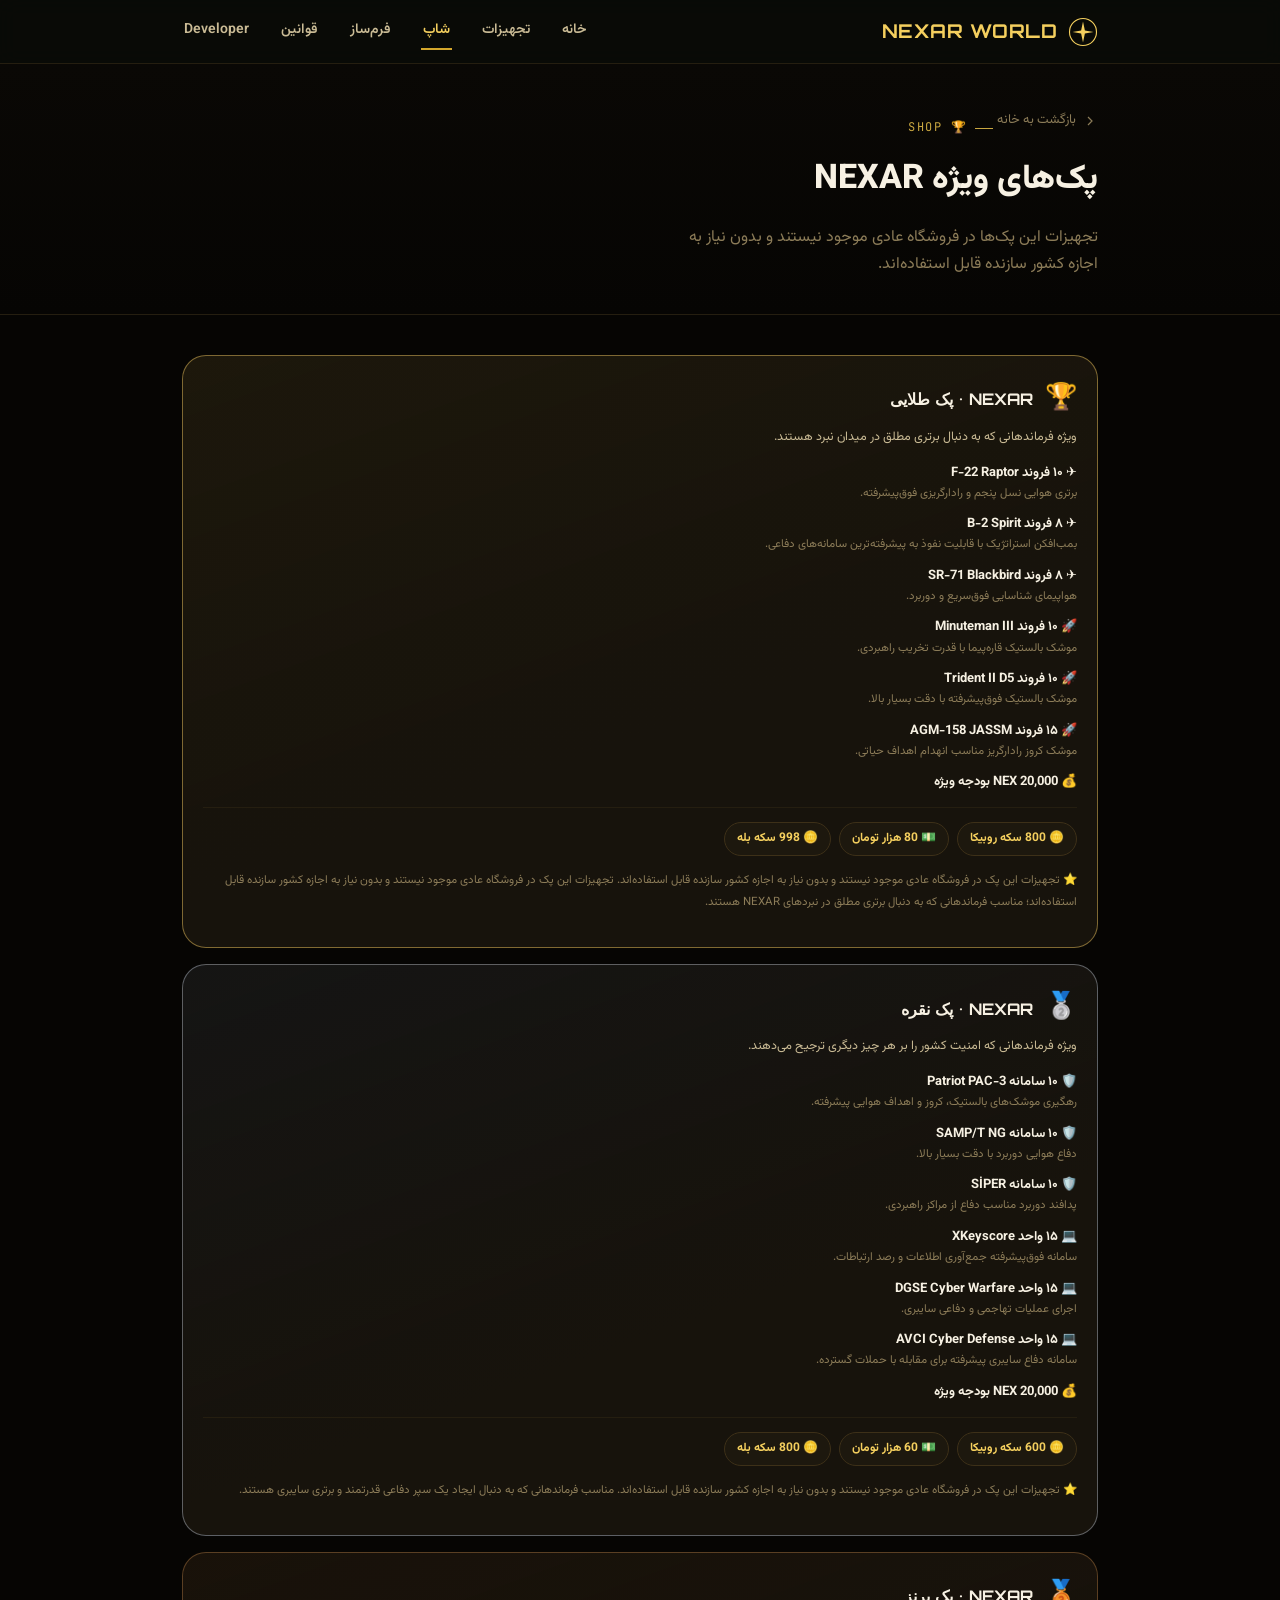
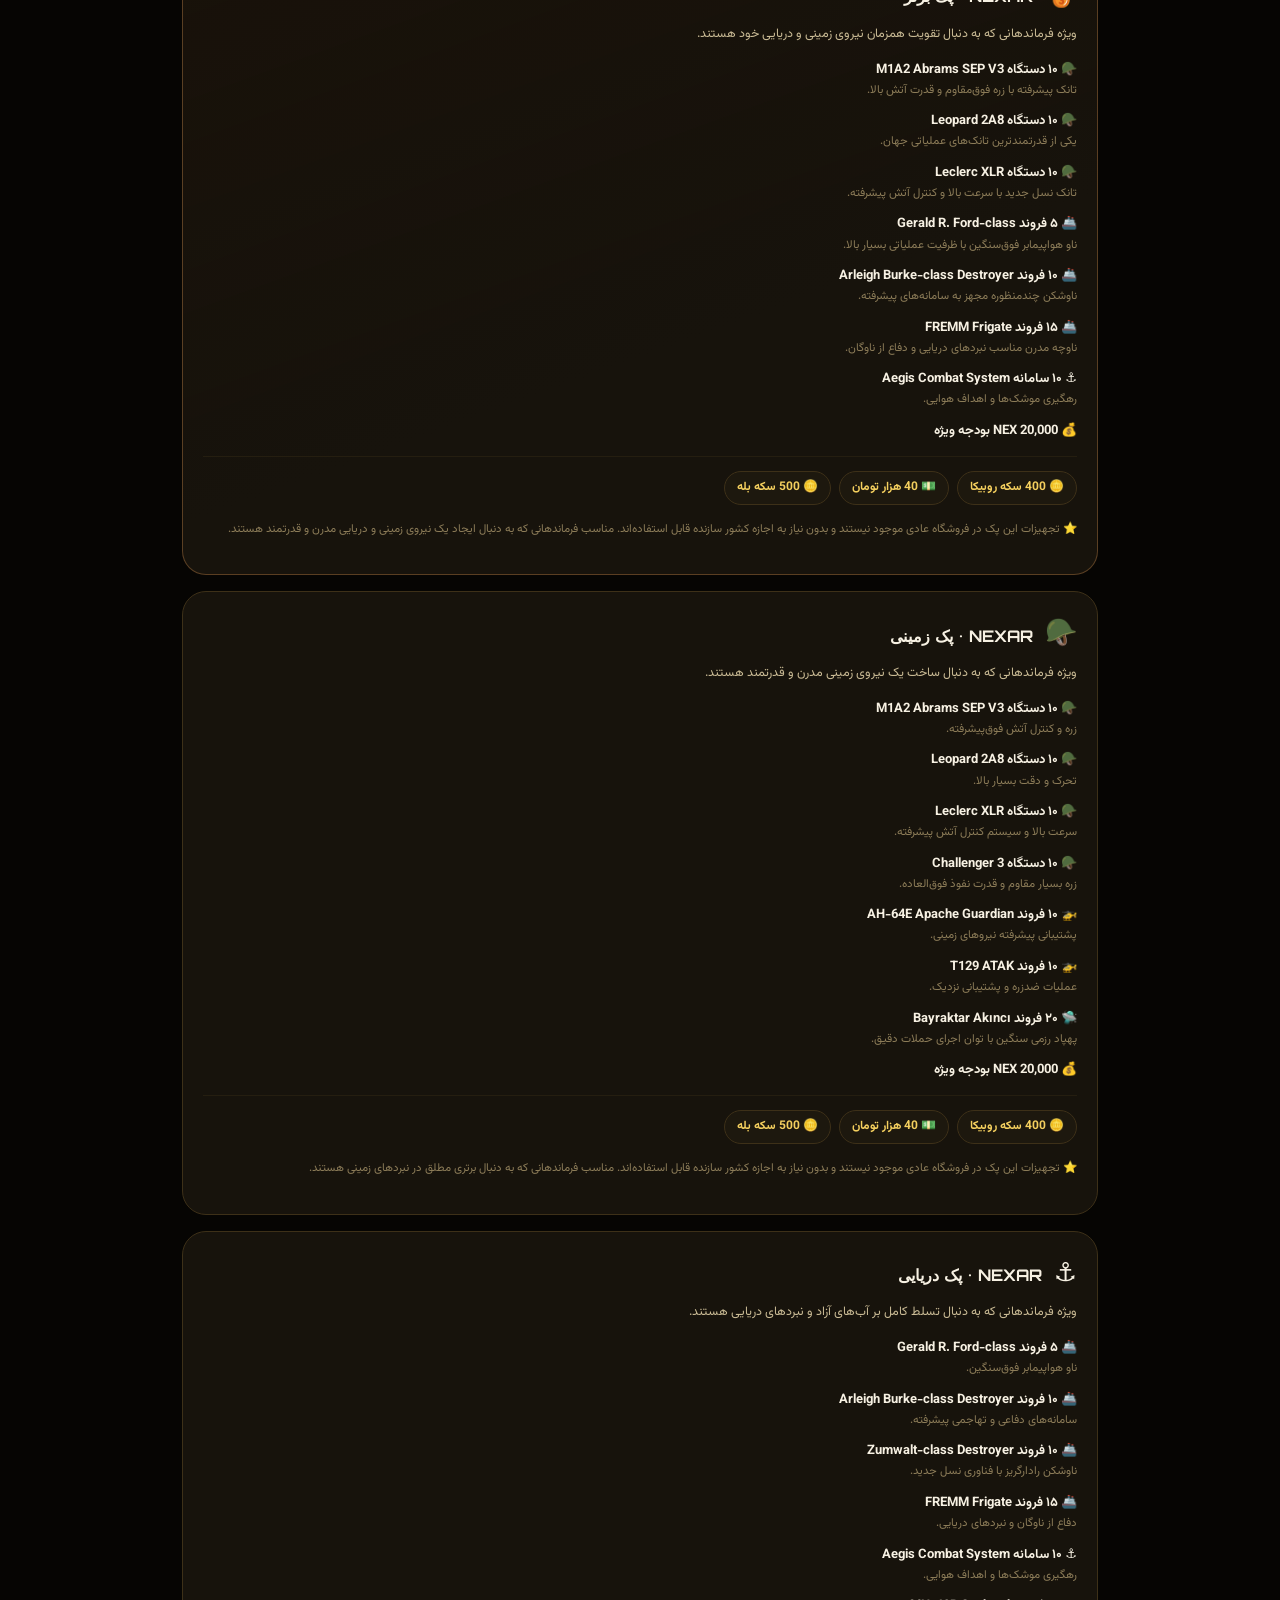
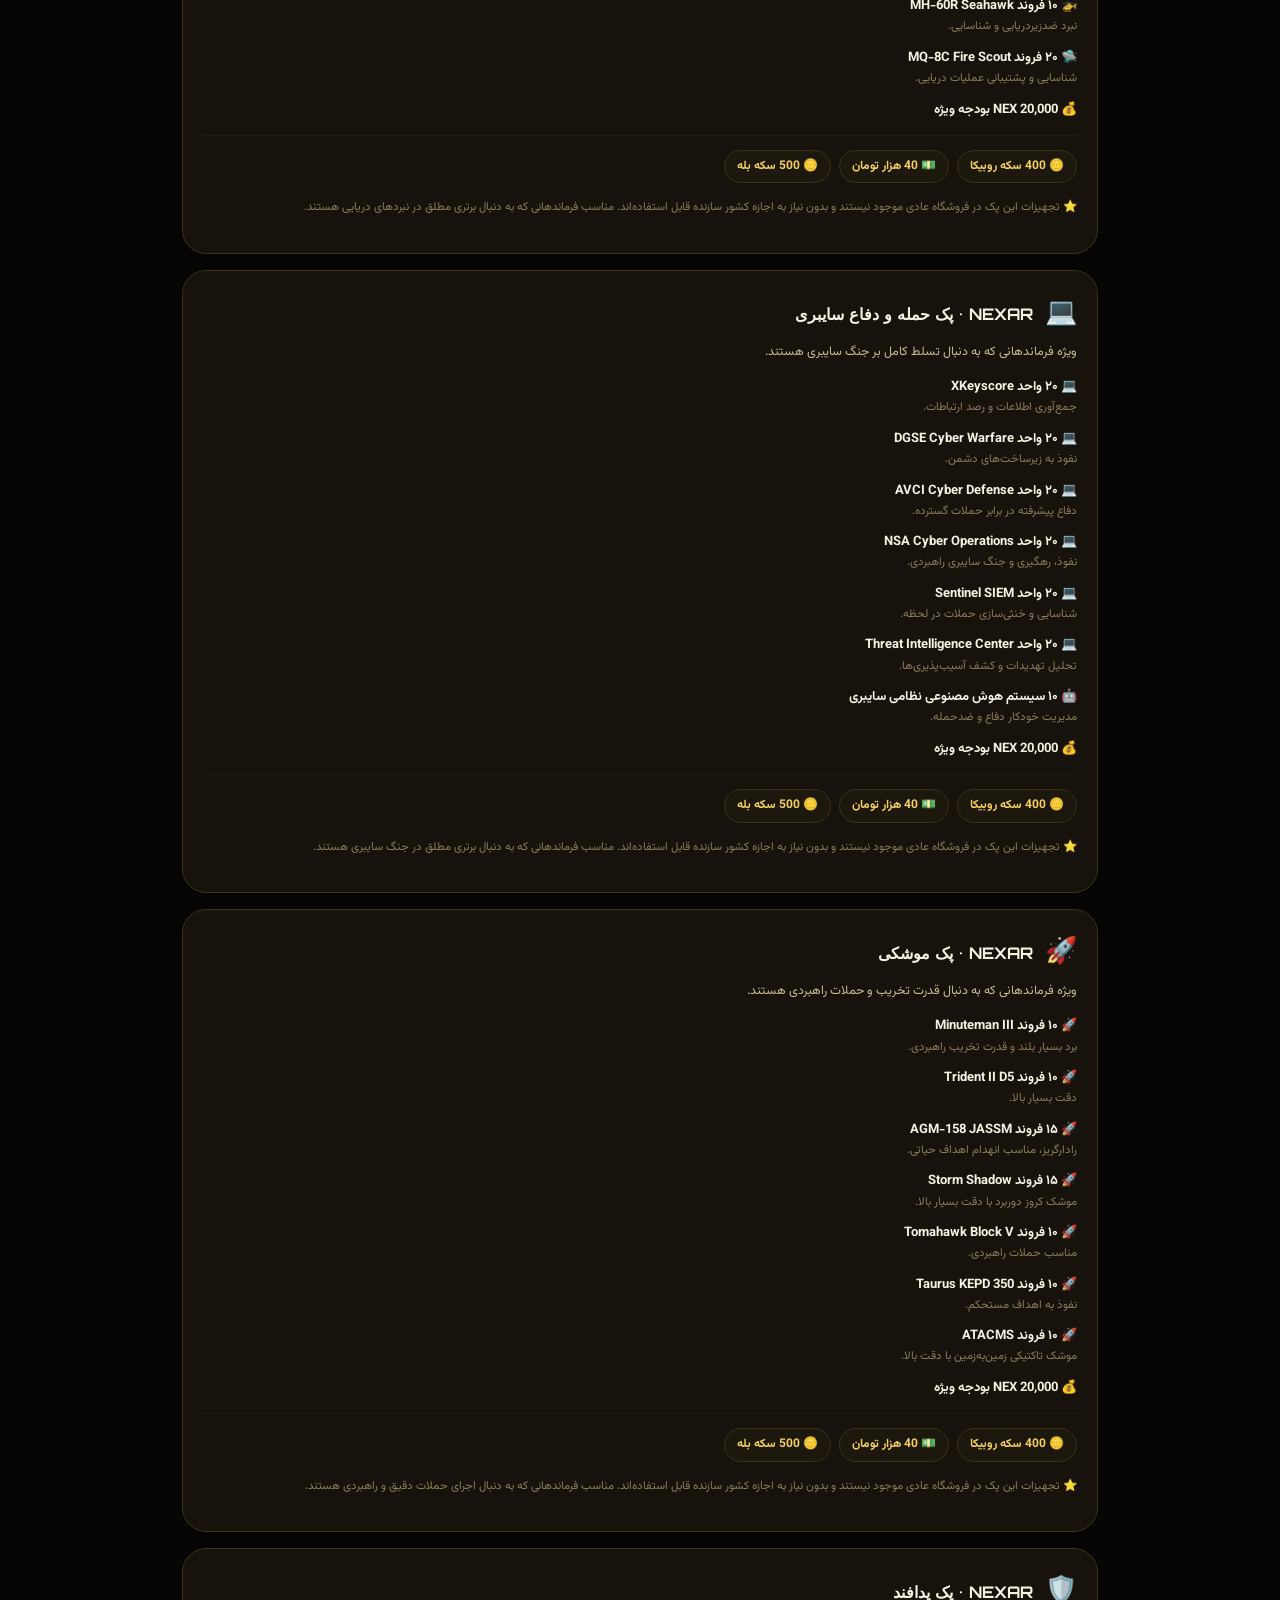
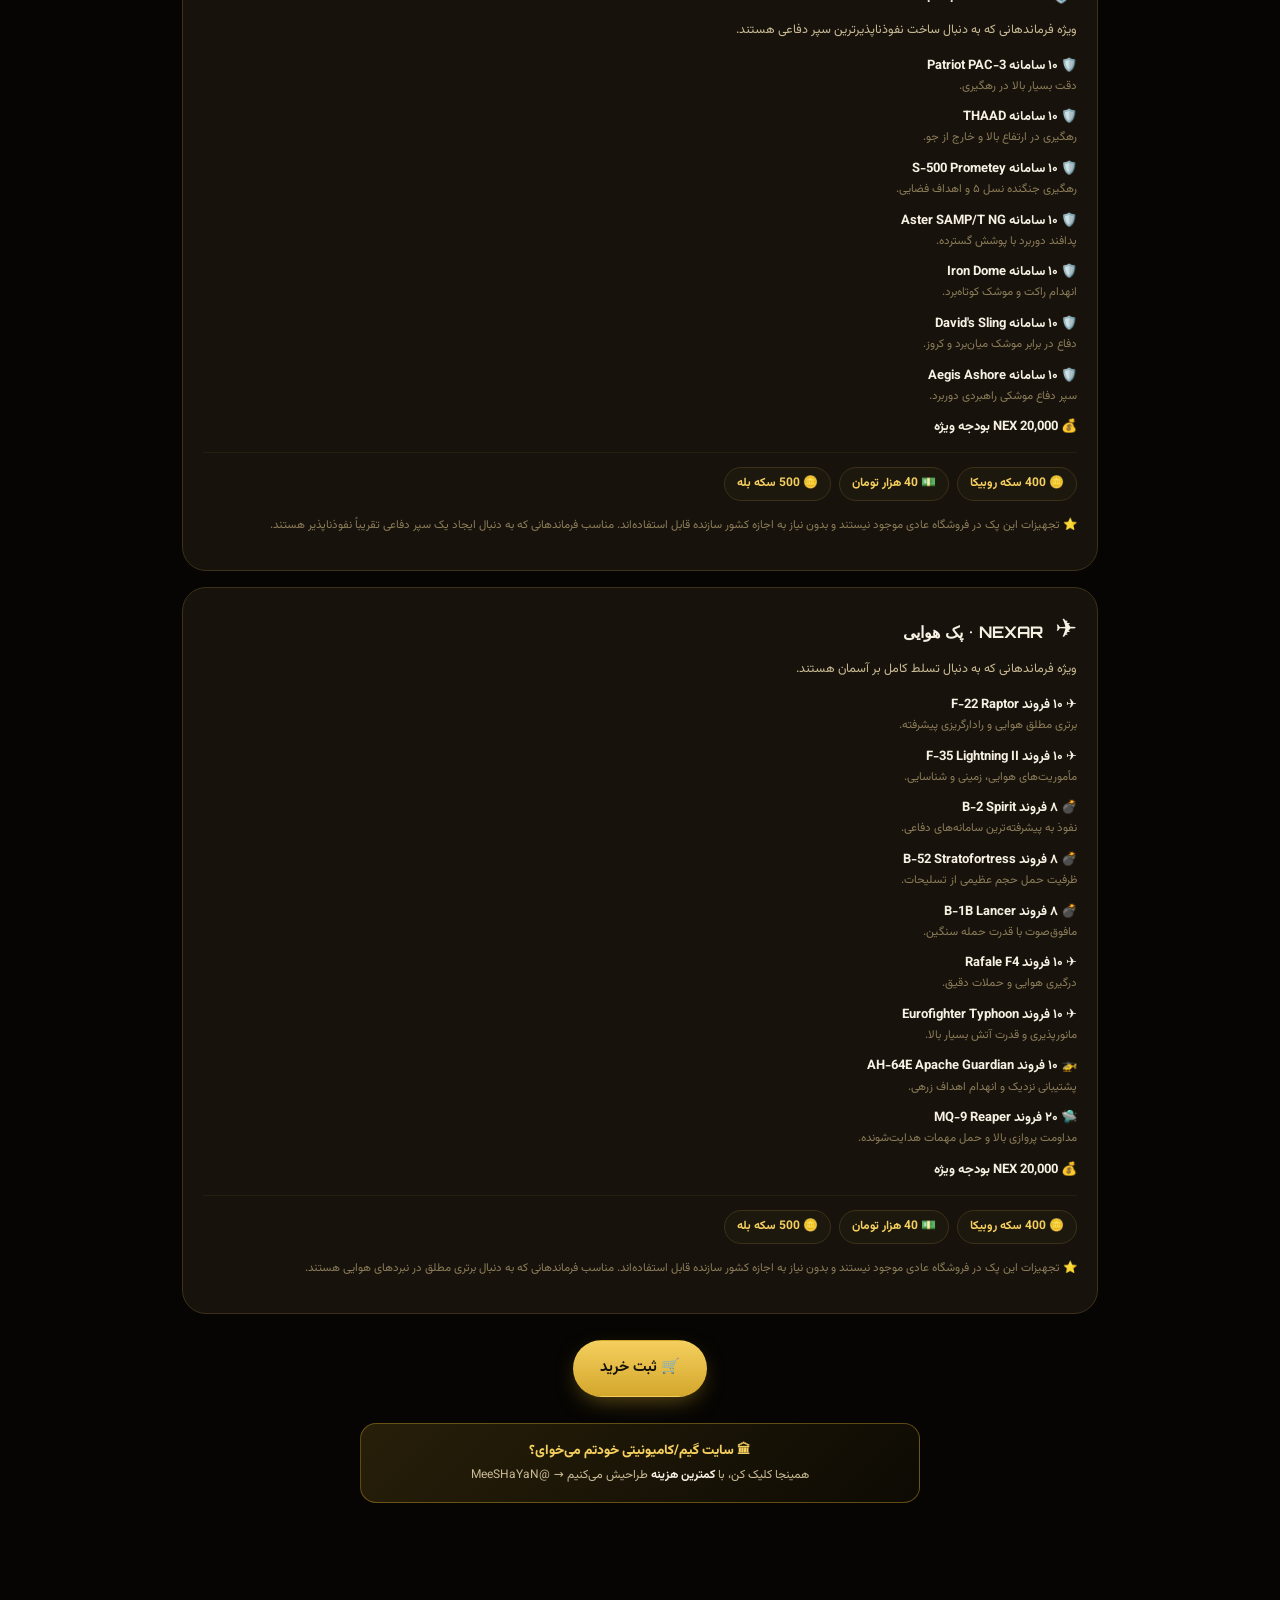
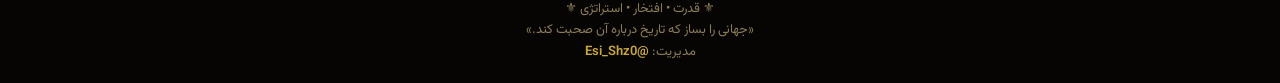
<file: shop.html>
<!doctype html>
<html lang="fa" dir="rtl">
<head>
<meta charset="UTF-8">
<meta name="viewport" content="width=device-width, initial-scale=1, viewport-fit=cover">
<title>شاپ | NEXAR</title>
<meta name="description" content="پک‌های ویژه NEXAR: طلایی، نقره، برنز، زمینی، دریایی، سایبری، موشکی، پدافند و هوایی.">
<link rel="icon" href="data:,">
<link rel="stylesheet" href="assets/style.css">
</head>
<body data-page="shop">

<header class="topbar">
  <div class="container">
    <a href="index.html" class="brand">
      <svg class="brand-mark" viewBox="0 0 40 40" fill="none">
        <circle cx="20" cy="20" r="18" stroke="#f4cf5e" stroke-width="1.5"/>
        <path d="M20 6 L22.5 18 L34 20 L22.5 22 L20 34 L17.5 22 L6 20 L17.5 18 Z" fill="#f4cf5e"/>
      </svg>
      NEXAR WORLD
    </a>
    <nav class="desktop-nav">
      <a href="index.html" data-nav="home">خانه</a>
      <a href="equipment.html" data-nav="equipment">تجهیزات</a>
      <a href="shop.html" data-nav="shop">شاپ</a>
      <a href="forms.html" data-nav="forms">فرم‌ساز</a>
      <a href="rules.html" data-nav="rules">قوانین</a>
      <a href="developer.html" data-nav="developer">Developer</a>
    </nav>
  </div>
</header>

<section class="page-hero">
  <div class="container">
    <a class="back-link" href="index.html">
      <svg viewBox="0 0 24 24" fill="none" stroke="currentColor" stroke-width="1.8"><path d="M9 6l6 6-6 6"/></svg>
      بازگشت به خانه
    </a>
    <div class="eyebrow">🏆 SHOP</div>
    <h1 class="section-title">پک‌های ویژه NEXAR</h1>
    <p class="section-sub">تجهیزات این پک‌ها در فروشگاه عادی موجود نیستند و بدون نیاز به اجازه کشور سازنده قابل استفاده‌اند.</p>
  </div>
</section>

<section class="section" style="padding-top:20px;">
  <div class="container">
    <div id="packGrid" class="pack-grid"></div>

    <div class="hero-actions" style="margin-top:26px; justify-content:center;">
      <a class="btn btn-gold" href="https://rubika.ir/Esi_Shz0" target="_blank" rel="noopener">🛒 ثبت خرید</a>
    </div>

    <a class="order-ad" href="https://rubika.ir/MeeSHaYaN" target="_blank" rel="noopener">
      <span class="oa-title">🏛 سایت گیم/کامیونیتی خودتم می‌خوای؟</span>
      <span class="oa-sub">همینجا کلیک کن، با <b>کمترین هزینه</b> طراحیش می‌کنیم → @MeeSHaYaN</span>
    </a>
  </div>
</section>

<footer class="site-footer">
  <div class="container">
    ⚜️ قدرت • افتخار • استراتژی ⚜️<br>
    «جهانی را بساز که تاریخ درباره آن صحبت کند.»<br>
    مدیریت: <a href="https://rubika.ir/Esi_Shz0" target="_blank" rel="noopener">@Esi_Shz0</a>
  </div>
</footer>

<nav class="tabbar">
  <a href="index.html" data-nav="home">
    <svg viewBox="0 0 24 24" fill="none" stroke="currentColor" stroke-width="1.8"><path d="M3 11l9-8 9 8"/><path d="M5 10v10h14V10"/></svg>
    خانه
  </a>
  <a href="equipment.html" data-nav="equipment">
    <svg viewBox="0 0 24 24" fill="none" stroke="currentColor" stroke-width="1.8"><path d="M14.5 3.5l6 6L9 21l-6 0 0-6z"/></svg>
    تجهیزات
  </a>
  <a href="shop.html" data-nav="shop">
    <svg viewBox="0 0 24 24" fill="none" stroke="currentColor" stroke-width="1.8"><path d="M6 8h12l-1 12H7z"/><path d="M9 8V6a3 3 0 016 0v2"/></svg>
    شاپ
  </a>
  <a href="forms.html" data-nav="forms">
    <svg viewBox="0 0 24 24" fill="none" stroke="currentColor" stroke-width="1.8"><path d="M9 12h6M9 16h4M7 4h10l2 3v13H5V7z"/></svg>
    فرم‌ساز
  </a>
  <a href="rules.html" data-nav="rules">
    <svg viewBox="0 0 24 24" fill="none" stroke="currentColor" stroke-width="1.8"><path d="M6 4h9l3 3v13H6z"/><path d="M9 10h6M9 14h6"/></svg>
    قوانین
  </a>
  <a href="developer.html" data-nav="developer">
    <svg viewBox="0 0 24 24" fill="none" stroke="currentColor" stroke-width="1.8"><path d="M8 9l-4 4 4 4M16 9l4 4-4 4M13 5l-2 16"/></svg>
    Dev
  </a>
</nav>

<script src="assets/script.js"></script>
</body>
</html>
</file>
<file: assets/style.css>
/* =========================================================
   SEA LORDS — Design tokens & base
   Mobile-first. Desktop enhancements live in min-width queries.
========================================================= */

@import url('https://fonts.googleapis.com/css2?family=Orbitron:wght@600;700;800&family=Vazirmatn:wght@400;500;600;700;800&family=JetBrains+Mono:wght@500;600&display=swap');

:root{
  /* --- color tokens (NEXAR theme: black / gold) --- */
  --navy-deep:   #060503;
  --navy-deep-2: #0a0805;
  --navy-mid:    #100d08;
  --navy-card:   #17130c;
  --navy-card-2: #1d180e;
  --navy-line:   #3d3018;
  --navy-line-soft: #251e10;

  --gold:        #d4a72c;
  --gold-hi:     #f4cf5e;
  --gold-dim:    #8a6d1a;

  --silver:      #e8dfc8;
  --silver-hi:   #fff8e6;

  --bronze:      #b98a3d;
  --bronze-hi:   #dcae5f;

  --foam:        #c9a740;
  --foam-dim:    #7a611f;

  --text-hi:     #f7f1e3;
  --text-mid:    #cabb95;
  --text-lo:     #8c7c58;

  --danger:      #ff5545;

  /* --- type --- */
  --font-display: 'Orbitron', sans-serif;
  --font-body: 'Vazirmatn', system-ui, sans-serif;
  --font-mono: 'JetBrains Mono', monospace;

  /* --- radii / shadow --- */
  --r-sm: 10px;
  --r-md: 16px;
  --r-lg: 24px;
  --shadow-card: 0 10px 30px -12px rgba(0,0,0,0.55);
  --shadow-gold: 0 0 0 1px rgba(212,167,44,0.35), 0 10px 30px -10px rgba(212,167,44,0.25);

  --header-h: 64px;
  --tabbar-h: 68px;
}

*, *::before, *::after{ box-sizing: border-box; }

html{
  scroll-behavior: smooth;
}

@media (prefers-reduced-motion: reduce){
  html{ scroll-behavior: auto; }
  *{ animation-duration: 0.001ms !important; animation-iteration-count: 1 !important; transition-duration: 0.001ms !important; }
}

body{
  margin: 0;
  background: var(--navy-deep);
  color: var(--text-hi);
  font-family: var(--font-body);
  line-height: 1.65;
  -webkit-font-smoothing: antialiased;
  padding-bottom: calc(var(--tabbar-h) + 10px);
  overflow-x: hidden;
}

h1,h2,h3,h4{
  font-family: var(--font-body);
  color: var(--text-hi);
  margin: 0 0 .5em;
  font-weight: 700;
}

p{ margin: 0 0 1em; color: var(--text-mid); }

a{ color: inherit; text-decoration: none; }

ul{ margin:0; padding:0; list-style:none; }

button{ font-family: inherit; }

img, svg{ display:block; max-width:100%; }

::selection{ background: var(--gold); color: var(--navy-deep); }

:focus-visible{
  outline: 2px solid var(--foam);
  outline-offset: 3px;
  border-radius: 6px;
}

.container{
  max-width: 720px;
  margin: 0 auto;
  padding: 0 20px;
}

@media (min-width: 900px){
  .container{ max-width: 980px; padding: 0 32px; }
}

.section{
  padding: 56px 0;
  position: relative;
}

.eyebrow{
  display:inline-flex;
  align-items:center;
  gap:8px;
  font-family: var(--font-mono);
  font-size: 12px;
  letter-spacing: .12em;
  color: var(--foam);
  text-transform: uppercase;
  margin-bottom: 14px;
}
.eyebrow::before{
  content:"";
  width: 18px; height: 1px;
  background: var(--foam);
  display:inline-block;
}

.section-title{
  font-size: clamp(24px, 6vw, 34px);
  font-weight: 800;
}

.section-sub{
  color: var(--text-lo);
  max-width: 46ch;
}

/* =========================================================
   Top header (desktop) / Mobile top bar
========================================================= */
.topbar{
  position: sticky;
  top: 0;
  z-index: 40;
  height: var(--header-h);
  display:flex;
  align-items:center;
  background: rgba(10,13,8,0.82);
  backdrop-filter: blur(10px);
  border-bottom: 1px solid var(--navy-line-soft);
}
.topbar .container{
  display:flex;
  align-items:center;
  justify-content:space-between;
  width:100%;
}
.brand{
  display:flex;
  align-items:center;
  gap:10px;
  font-family: var(--font-display);
  font-weight:700;
  font-size: 19px;
  letter-spacing: .04em;
  color: var(--gold-hi);
}
.brand .brand-mark{
  width:30px; height:30px;
  flex-shrink:0;
}

.desktop-nav{
  display:none;
}

@media (min-width: 900px){
  .desktop-nav{
    display:flex;
    gap: 28px;
  }
  .desktop-nav a{
    font-size: 14px;
    font-weight:600;
    color: var(--text-mid);
    padding: 6px 2px;
    border-bottom: 2px solid transparent;
    transition: color .2s ease, border-color .2s ease;
  }
  .desktop-nav a:hover,
  .desktop-nav a.is-active{
    color: var(--gold-hi);
    border-color: var(--gold);
  }
}

/* =========================================================
   Mobile bottom tab bar (primary nav on mobile)
========================================================= */
.tabbar{
  position: fixed;
  bottom: 0; left: 0; right: 0;
  height: var(--tabbar-h);
  display:flex;
  z-index: 50;
  background: linear-gradient(180deg, rgba(10,20,38,0.65), rgba(6,12,24,0.97) 40%);
  backdrop-filter: blur(14px);
  border-top: 1px solid var(--navy-line-soft);
  padding-bottom: env(safe-area-inset-bottom, 0);
}
@media (min-width: 900px){
  .tabbar{ display:none; }
  body{ padding-bottom: 0; }
}

.tabbar a{
  flex:1;
  display:flex;
  flex-direction:column;
  align-items:center;
  justify-content:center;
  gap:3px;
  color: var(--text-lo);
  font-size: 10px;
  font-weight: 600;
  position: relative;
  text-align:center;
  line-height:1.2;
  padding: 0 2px;
}
.tabbar a svg{ width:20px; height:20px; stroke: currentColor; flex-shrink:0; }
.tabbar a.is-active{ color: var(--gold-hi); }
.tabbar a.is-active::before{
  content:"";
  position:absolute;
  top:2px;
  width:22px; height:3px;
  border-radius: 3px;
  background: var(--gold);
  box-shadow: 0 0 10px var(--gold);
}

/* =========================================================
   Hero
========================================================= */
.hero{
  position: relative;
  min-height: 100svh;
  display:flex;
  flex-direction:column;
  align-items:center;
  justify-content:center;
  text-align:center;
  padding: 90px 20px 60px;
  overflow:hidden;
  background:
    radial-gradient(ellipse 90% 60% at 50% 0%, rgba(63,216,201,0.10), transparent 60%),
    radial-gradient(ellipse 140% 80% at 50% 110%, rgba(212,167,44,0.10), transparent 60%),
    linear-gradient(180deg, var(--navy-deep) 0%, var(--navy-deep-2) 55%, var(--navy-mid) 100%);
}

.hero-compass{
  position:absolute;
  top: 46%;
  left: 50%;
  transform: translate(-50%,-50%);
  width: 620px;
  height: 620px;
  max-width: none;
  opacity: 0.16;
  animation: spin 140s linear infinite;
}
@keyframes spin{ to{ transform: translate(-50%,-50%) rotate(360deg); } }

.hero-content{ position:relative; z-index:2; }

.hero-kicker{
  font-family: var(--font-mono);
  font-size: 12px;
  letter-spacing: .18em;
  color: var(--foam);
  text-transform: uppercase;
  margin-bottom: 18px;
}

.hero-title{
  font-family: var(--font-display);
  font-weight: 900;
  letter-spacing: .05em;
  font-size: clamp(46px, 15vw, 88px);
  line-height: 1;
  background: linear-gradient(180deg, var(--gold-hi), var(--gold) 55%, var(--gold-dim));
  -webkit-background-clip: text;
  background-clip: text;
  color: transparent;
  margin-bottom: 18px;
  text-shadow: 0 0 60px rgba(212,167,44,0.25);
}

.hero-tagline{
  font-size: 16px;
  color: var(--text-mid);
  max-width: 40ch;
  margin: 0 auto 34px;
}
.hero-tagline b{ color: var(--text-hi); }

.hero-actions{
  display:flex;
  flex-direction:column;
  gap: 12px;
  width: 100%;
  max-width: 340px;
  margin: 0 auto;
}
@media (min-width:520px){
  .hero-actions{ flex-direction:row; max-width: none; justify-content:center; }
}

.btn{
  display:inline-flex;
  align-items:center;
  justify-content:center;
  gap:8px;
  padding: 15px 26px;
  border-radius: 999px;
  font-weight: 700;
  font-size: 15px;
  border: 1px solid transparent;
  transition: transform .2s ease, box-shadow .2s ease, background .2s ease;
  cursor:pointer;
  white-space:nowrap;
}
.btn:active{ transform: scale(0.97); }

.btn-gold{
  background: linear-gradient(180deg, var(--gold-hi), var(--gold));
  color: #17130a;
  box-shadow: 0 8px 24px -8px rgba(212,167,44,0.55);
}
.btn-gold:hover{ box-shadow: 0 10px 30px -6px rgba(212,167,44,0.7); }

.btn-ghost{
  background: rgba(255,255,255,0.03);
  border-color: var(--navy-line);
  color: var(--text-hi);
}
.btn-ghost:hover{ border-color: var(--gold); color: var(--gold-hi); }

.hero-wave{
  position:absolute;
  left:0; right:0; bottom:-2px;
  width:100%;
  line-height:0;
  z-index:1;
}

.scroll-cue{
  position:absolute;
  bottom: 26px;
  left:50%;
  transform: translateX(-50%);
  color: var(--text-lo);
  animation: bob 2.2s ease-in-out infinite;
  z-index:2;
}
@keyframes bob{ 0%,100%{ transform: translate(-50%,0);} 50%{ transform: translate(-50%,8px);} }

/* =========================================================
   Hall of Legends
========================================================= */
.legends{
  background: var(--navy-mid);
  border-top: 1px solid var(--navy-line-soft);
  border-bottom: 1px solid var(--navy-line-soft);
}

.legends-grid{
  display:flex;
  flex-direction:column;
  gap: 18px;
  margin-top: 34px;
}

@media (min-width: 720px){
  .legends-grid{
    flex-direction:row;
    align-items:flex-end;
    gap: 20px;
  }
  .legend-card.rank-1{ order:2; }
  .legend-card.rank-2{ order:1; }
  .legend-card.rank-3{ order:3; }
}

.legend-card{
  position:relative;
  border-radius: var(--r-lg);
  padding: 26px 20px 22px;
  text-align:center;
  background: linear-gradient(180deg, var(--navy-card-2), var(--navy-card));
  border: 1px solid var(--navy-line);
  overflow:hidden;
}

.legend-card::before{
  content:"";
  position:absolute;
  inset: 0;
  opacity: .5;
  background: radial-gradient(ellipse 120% 80% at 50% -20%, var(--glow, rgba(212,167,44,0.25)), transparent 65%);
  pointer-events:none;
}

.legend-card.rank-1{
  --glow: rgba(212,167,44,0.38);
  border-color: rgba(212,167,44,0.55);
  box-shadow: var(--shadow-gold);
  padding-top: 34px;
}
@media (min-width: 720px){ .legend-card.rank-1{ padding-bottom: 34px; transform: translateY(-10px); } }

.legend-card.rank-2{ --glow: rgba(207,216,226,0.25); }
.legend-card.rank-3{ --glow: rgba(201,138,75,0.28); }

.legend-medal{
  font-size: 30px;
  margin-bottom: 10px;
  filter: drop-shadow(0 4px 10px rgba(0,0,0,0.4));
}

.legend-avatar{
  width: 76px; height:76px;
  border-radius: 50%;
  margin: 0 auto 14px;
  display:flex;
  align-items:center;
  justify-content:center;
  font-family: var(--font-display);
  font-weight:700;
  font-size: 24px;
  color: var(--navy-deep);
  position:relative;
  z-index:1;
}
.rank-1 .legend-avatar{
  width: 92px; height:92px;
  font-size: 28px;
  background: linear-gradient(145deg, var(--gold-hi), var(--gold-dim));
  box-shadow: 0 0 0 4px rgba(212,167,44,0.18), 0 10px 26px -8px rgba(212,167,44,0.6);
}
.rank-2 .legend-avatar{ background: linear-gradient(145deg, var(--silver-hi), var(--silver)); }
.rank-3 .legend-avatar{ background: linear-gradient(145deg, var(--bronze-hi), var(--bronze)); }

.legend-name{
  font-size: 17px;
  font-weight: 700;
  color: var(--text-hi);
  position:relative; z-index:1;
  /* ▼▼ برای تغییر اسم بازیکن‌ها، همین متن رو تو HTML عوض کن ▼▼ */
}
.rank-1 .legend-name{ font-size: 20px; }

.legend-title{
  font-size: 12px;
  font-family: var(--font-mono);
  letter-spacing:.06em;
  color: var(--gold-hi);
  margin-top: 4px;
  position:relative; z-index:1;
}

.legend-rank-label{
  font-size: 11px;
  color: var(--text-lo);
  margin-top: 8px;
  position:relative; z-index:1;
}

/* =========================================================
   Quick links (channels)
========================================================= */
.links-grid{
  display:grid;
  grid-template-columns: 1fr;
  gap: 14px;
  margin-top: 30px;
}
@media (min-width: 640px){
  .links-grid{ grid-template-columns: 1fr 1fr; }
}

.link-card{
  display:flex;
  align-items:center;
  gap: 14px;
  padding: 18px;
  border-radius: var(--r-md);
  background: var(--navy-card);
  border: 1px solid var(--navy-line);
  transition: border-color .2s ease, transform .2s ease;
}
.link-card:hover{ border-color: var(--gold); transform: translateY(-2px); }

.link-icon{
  width: 44px; height:44px;
  border-radius: 12px;
  display:flex; align-items:center; justify-content:center;
  background: rgba(63,216,201,0.12);
  color: var(--foam);
  flex-shrink:0;
}
.link-icon svg{ width:22px; height:22px; }

.link-body{ flex:1; min-width:0; }
.link-title{ font-weight:700; color:var(--text-hi); font-size:15px; }
.link-sub{ font-size:13px; color:var(--text-lo); font-family: var(--font-mono); direction:ltr; text-align:right; }

.link-arrow{ color: var(--text-lo); flex-shrink:0; }

/* =========================================================
   Cards / generic content components (used in rules & market)
========================================================= */
.card{
  background: var(--navy-card);
  border: 1px solid var(--navy-line);
  border-radius: var(--r-md);
  padding: 20px;
}

.chip{
  display:inline-flex;
  align-items:center;
  gap:6px;
  padding: 5px 11px;
  border-radius: 999px;
  background: var(--navy-card-2);
  border: 1px solid var(--navy-line);
  font-size: 13px;
  font-family: var(--font-mono);
  color: var(--text-hi);
}

.stars{ color: var(--navy-line); letter-spacing:1px; font-size:14px; }
.stars .filled{ color: var(--gold); }

/* Accordion (Rules page) */
.accordion-item{
  border: 1px solid var(--navy-line);
  border-radius: var(--r-md);
  background: var(--navy-card);
  margin-bottom: 12px;
  overflow: hidden;
}
.accordion-head{
  width:100%;
  display:flex;
  align-items:center;
  gap: 12px;
  padding: 16px 18px;
  background:none;
  border:none;
  color: var(--text-hi);
  text-align: right;
  cursor:pointer;
  font-size: 15px;
  font-weight: 700;
}
.accordion-head .ic{
  width: 34px; height:34px;
  border-radius: 10px;
  background: rgba(212,167,44,0.1);
  display:flex; align-items:center; justify-content:center;
  font-size: 17px;
  flex-shrink:0;
}
.accordion-head .chev{
  margin-inline-start:auto;
  color: var(--text-lo);
  transition: transform .25s ease;
  flex-shrink:0;
}
.accordion-item.is-open .accordion-head .chev{ transform: rotate(180deg); }

.accordion-panel{
  max-height:0;
  overflow:hidden;
  transition: max-height .35s ease;
}
.accordion-panel-inner{
  padding: 0 18px 20px;
  color: var(--text-mid);
  font-size: 14.5px;
}
.accordion-panel-inner p{ color: var(--text-mid); }
.accordion-panel-inner .rule-line{
  display:flex;
  gap:10px;
  padding: 8px 0;
  border-top: 1px dashed var(--navy-line-soft);
}
.accordion-panel-inner .rule-line:first-of-type{ border-top:none; }
.accordion-panel-inner .rule-dot{ color: var(--gold); flex-shrink:0; }

.warn-box{
  margin-top: 14px;
  padding: 12px 14px;
  border-radius: var(--r-sm);
  background: rgba(226,105,95,0.08);
  border: 1px solid rgba(226,105,95,0.35);
  color: #f0b8b3;
  font-size: 13.5px;
  display:flex;
  gap:8px;
}

.form-box{
  margin-top: 16px;
  border: 1px dashed var(--navy-line);
  border-radius: var(--r-sm);
  padding: 14px 16px;
  background: rgba(63,216,201,0.03);
}
.form-box .form-title{
  font-family: var(--font-mono);
  font-size: 12px;
  color: var(--foam);
  letter-spacing:.06em;
  margin-bottom: 10px;
}
.form-row{
  display:flex;
  gap:8px;
  padding: 6px 0;
  font-size: 14px;
  color: var(--text-mid);
  border-top: 1px dotted var(--navy-line-soft);
}
.form-row:first-of-type{ border-top:none; }
.form-row b{ color: var(--text-hi); font-weight:600; flex-shrink:0; }

/* Market tabs — full-width grid on mobile so nothing gets cut off at the edge */
.tabs{
  display:grid;
  grid-template-columns: repeat(auto-fit, minmax(0, 1fr));
  gap: 8px;
  margin: 26px 0 6px;
}
.tab-btn{
  width:100%;
  padding: 12px 10px;
  border-radius: 14px;
  border: 1px solid var(--navy-line);
  background: var(--navy-card);
  color: var(--text-mid);
  font-weight:600;
  font-size: 13.5px;
  cursor:pointer;
  display:flex; align-items:center; justify-content:center; gap:6px;
}
.tab-btn.is-active{
  background: linear-gradient(180deg, var(--gold-hi), var(--gold));
  color: #17130a;
  border-color: transparent;
}
@media (min-width: 620px){
  .tabs{ grid-template-columns: repeat(4, auto); display:flex; }
  .tab-btn{ width:auto; padding: 10px 20px; }
}

/* Colored side-accent per category — makes each list visually distinct on mobile */
.tab-panel[data-tab="buildings"] .item-card{ border-inline-start: 3px solid var(--gold); }
.tab-panel[data-tab="army"] .item-card{ border-inline-start: 3px solid var(--danger); }
.tab-panel[data-tab="fleet"] .item-card{ border-inline-start: 3px solid var(--foam); }

/* Horizontally-scrolling tab row — for pages with many categories (Equipment) */
.tabs-scroll{
  display:flex;
  gap: 8px;
  margin: 26px 0 6px;
  overflow-x: auto;
  padding-bottom: 6px;
  scrollbar-width: thin;
  -webkit-overflow-scrolling: touch;
}
.tabs-scroll .tab-btn{ width:auto; flex-shrink:0; padding: 10px 18px; }
.tabs-scroll::-webkit-scrollbar{ height: 5px; }
.tabs-scroll::-webkit-scrollbar-thumb{ background: var(--navy-line); border-radius: 10px; }

/* =========================================================
   Form Builder (ساخت فرم) — picker grid + step wizard
========================================================= */
.form-picker-grid{
  display:grid;
  grid-template-columns: 1fr;
  gap: 12px;
  margin-top: 22px;
}
@media (min-width: 640px){
  .form-picker-grid{ grid-template-columns: 1fr 1fr; }
}

.form-pick-card{
  display:flex;
  align-items:center;
  gap: 14px;
  padding: 16px;
  border-radius: var(--r-md);
  background: var(--navy-card);
  border: 1px solid var(--navy-line);
  text-align: right;
  width: 100%;
  color: inherit;
  font-family: inherit;
  cursor: pointer;
  transition: border-color .2s ease, transform .2s ease;
}
.form-pick-card:hover{ border-color: var(--gold); transform: translateY(-2px); }
.form-pick-card .fp-icon{
  width: 42px; height:42px;
  border-radius: 12px;
  background: rgba(212,167,44,0.1);
  display:flex; align-items:center; justify-content:center;
  font-size: 20px;
  flex-shrink:0;
}
.form-pick-card .fp-title{ font-weight:700; font-size:14.5px; color:var(--text-hi); }
.form-pick-card .fp-sub{ font-size:12px; color:var(--text-lo); margin-top:3px; }

.wizard-back{
  display:inline-flex;
  align-items:center;
  gap:6px;
  font-size:13px;
  color: var(--text-lo);
  margin-bottom: 18px;
  cursor:pointer;
  background:none;
  border:none;
  font-family:inherit;
  padding:0;
}
.wizard-back:hover{ color: var(--gold-hi); }

.wizard-progress{
  font-family: var(--font-mono);
  font-size: 12px;
  color: var(--foam);
  margin-bottom: 10px;
}
.wizard-track{
  height: 4px;
  border-radius: 4px;
  background: var(--navy-line-soft);
  overflow:hidden;
  margin-bottom: 24px;
}
.wizard-track-fill{
  height:100%;
  background: linear-gradient(90deg, var(--gold), var(--foam));
  transition: width .3s ease;
}

.field-group{ margin-bottom: 6px; }
.field-label{ display:block; font-size:15px; font-weight:700; color:var(--text-hi); margin-bottom:10px; }
.field-hint{ display:block; font-size:12px; color:var(--text-lo); margin-top:8px; }

.field-input, .field-textarea, .field-select{
  width:100%;
  padding: 14px 14px;
  border-radius: 12px;
  border: 1px solid var(--navy-line);
  background: var(--navy-card-2);
  color: var(--text-hi);
  font-family: inherit;
  font-size: 15px;
}
.field-textarea{ min-height: 130px; resize: vertical; line-height:1.7; }
.field-input:focus, .field-textarea:focus, .field-select:focus{ border-color: var(--gold); }

/* --- Custom select (replaces native <select> so the dropdown matches the dark theme) --- */
.custom-select{ position: relative; }
.custom-select-btn{
  width:100%;
  display:flex;
  align-items:center;
  justify-content:space-between;
  gap:10px;
  padding: 14px 16px;
  border-radius: 12px;
  border: 1px solid var(--navy-line);
  background: var(--navy-card-2);
  color: var(--text-hi);
  font-family: inherit;
  font-size: 15px;
  cursor:pointer;
  text-align: right;
}
.custom-select-btn.is-placeholder{ color: var(--text-lo); }
.custom-select-btn .chev{ flex-shrink:0; color:var(--text-lo); transition: transform .2s ease; }
.custom-select.is-open .custom-select-btn{ border-color: var(--gold); }
.custom-select.is-open .custom-select-btn .chev{ transform: rotate(180deg); }

.custom-select-list{
  margin-top: 8px;
  border-radius: 12px;
  border: 1px solid var(--navy-line);
  background: var(--navy-card-2);
  overflow: hidden;
  max-height: 260px;
  overflow-y: auto;
}
.custom-select-option{
  display:block;
  width:100%;
  text-align: right;
  padding: 13px 16px;
  background: none;
  border: none;
  border-bottom: 1px solid var(--navy-line-soft);
  color: var(--text-mid);
  font-family: inherit;
  font-size: 14.5px;
  cursor:pointer;
}
.custom-select-option:last-child{ border-bottom:none; }
.custom-select-option:hover{ background: rgba(212,167,44,0.08); color: var(--text-hi); }
.custom-select-option.is-selected{ color: var(--gold-hi); font-weight:700; background: rgba(212,167,44,0.06); }
.custom-select-empty{ padding:14px 16px; font-size:13.5px; color:var(--text-lo); }

.field-input[type="date"]{
  color-scheme: dark;
  font-family: var(--font-mono);
}

/* --- Number field: slider + manual number box side by side --- */
.number-field{
  display:flex;
  align-items:center;
  gap: 12px;
}
.number-field input[type="range"]{
  flex:1;
  accent-color: var(--gold);
  height: 4px;
}
.number-field .number-box{
  width: 78px;
  flex-shrink:0;
  text-align:center;
  padding: 12px 6px;
  border-radius: 10px;
  border: 1px solid var(--navy-line);
  background: var(--navy-card-2);
  color: var(--gold-hi);
  font-family: var(--font-mono);
  font-weight:700;
  font-size: 15px;
}

/* --- Stepper group: pick quantities of multiple known items --- */
.stepper-list{ display:flex; flex-direction:column; gap:10px; }
.stepper-row{
  display:flex;
  align-items:center;
  gap: 12px;
  padding: 12px 14px;
  border-radius: 12px;
  background: var(--navy-card-2);
  border: 1px solid var(--navy-line-soft);
}
.stepper-row .st-icon{ font-size:18px; width:26px; text-align:center; flex-shrink:0; }
.stepper-row .st-label{ flex:1; font-size:14px; color:var(--text-hi); font-weight:600; }
.stepper-controls{ display:flex; align-items:center; gap:10px; flex-shrink:0; }
.stepper-btn{
  width:32px; height:32px;
  border-radius: 9px;
  border: 1px solid var(--navy-line);
  background: var(--navy-card);
  color: var(--gold-hi);
  font-size: 18px;
  font-weight:700;
  display:flex; align-items:center; justify-content:center;
  cursor:pointer;
  line-height:1;
  padding:0;
}
.stepper-btn:active{ transform: scale(0.92); }
.stepper-count{
  min-width: 26px;
  text-align:center;
  font-family: var(--font-mono);
  font-weight:700;
  color: var(--text-hi);
  font-size: 15px;
}

/* --- Tag list: add free-text items as removable chips --- */
.tag-input-row{ display:flex; gap:8px; margin-bottom:12px; }
.tag-input-row input{ flex:1; }
.tag-add-btn{
  flex-shrink:0;
  width: 48px;
  border-radius: 12px;
  border: 1px solid var(--navy-line);
  background: var(--navy-card-2);
  color: var(--gold-hi);
  font-size: 20px;
  cursor:pointer;
}
.tag-list{ display:flex; flex-wrap:wrap; gap:8px; }
.tag-chip{
  display:inline-flex;
  align-items:center;
  gap:6px;
  padding: 7px 12px;
  border-radius: 999px;
  background: rgba(212,167,44,0.1);
  border: 1px solid rgba(212,167,44,0.35);
  color: var(--gold-hi);
  font-size: 13px;
}
.tag-chip button{
  background:none; border:none; color:var(--gold-hi); cursor:pointer; font-size:15px; line-height:1; padding:0;
}
.tag-empty-hint{ font-size:13px; color:var(--text-lo); }

.wizard-actions{ display:flex; gap:10px; margin-top:24px; }
.wizard-actions .btn{ flex:1; padding:14px 16px; }

.compiled-box{
  margin: 4px 0 16px;
  padding: 16px;
  border-radius: var(--r-md);
  background: var(--navy-card-2);
  border: 1px dashed var(--navy-line);
  white-space: pre-wrap;
  font-family: var(--font-mono);
  font-size: 12.5px;
  line-height: 1.9;
  color: var(--text-hi);
}

.toast{
  position: fixed;
  bottom: calc(var(--tabbar-h) + 16px);
  left: 50%;
  transform: translateX(-50%) translateY(20px);
  background: var(--gold);
  color: #17130a;
  padding: 12px 22px;
  border-radius: 999px;
  font-size: 13.5px;
  font-weight: 700;
  opacity: 0;
  pointer-events: none;
  transition: opacity .25s ease, transform .25s ease;
  z-index: 100;
  white-space: nowrap;
  box-shadow: 0 10px 24px -8px rgba(0,0,0,0.5);
}
.toast.is-visible{ opacity:1; transform: translateX(-50%) translateY(0); }
@media (min-width: 900px){ .toast{ bottom: 24px; } }

.tab-panel{ display:none; }
.tab-panel.is-active{ display:block; }

.item-grid{
  display:grid;
  grid-template-columns: 1fr;
  gap: 14px;
  margin-top: 18px;
}
@media (min-width: 700px){
  .item-grid{ grid-template-columns: 1fr 1fr; }
}

.item-card{
  background: var(--navy-card);
  border: 1px solid var(--navy-line);
  border-radius: var(--r-md);
  padding: 20px;
}
.item-head{
  display:flex;
  align-items:center;
  gap: 12px;
  margin-bottom: 16px;
  padding-bottom: 16px;
  border-bottom: 1px solid var(--navy-line-soft);
}
.item-emoji{
  width: 44px; height:44px;
  border-radius: 12px;
  background: rgba(212,167,44,0.1);
  display:flex; align-items:center; justify-content:center;
  font-size: 21px;
  flex-shrink:0;
}
.item-names b{ display:block; font-size:15.5px; color:var(--text-hi); }
.item-names span{ display:block; font-size:11.5px; color:var(--text-lo); font-family: var(--font-mono); direction:ltr; text-align:right; margin-top:2px; }

.item-block-label{
  display:flex;
  align-items:center;
  gap:6px;
  font-size: 11px;
  font-family: var(--font-mono);
  color: var(--foam);
  letter-spacing:.06em;
  margin: 18px 0 10px;
}
.item-block-label:first-of-type{ margin-top:0; }
.item-block-label::after{
  content:"";
  flex:1;
  height:1px;
  background: var(--navy-line-soft);
}

/* --- Cost / capacity stat blocks (replaces wrapping chip pills) --- */
.cost-grid{
  display:grid;
  grid-template-columns: repeat(auto-fit, minmax(68px, 1fr));
  gap: 8px;
}
.cost-cell{
  display:flex;
  flex-direction:column;
  align-items:center;
  justify-content:center;
  gap:4px;
  padding: 10px 6px;
  border-radius: 12px;
  background: var(--navy-card-2);
  border: 1px solid var(--navy-line-soft);
  text-align:center;
}
.cost-cell .cost-ic{ font-size:16px; line-height:1; }
.cost-cell .cost-val{
  font-family: var(--font-mono);
  font-size: 13px;
  font-weight: 600;
  color: var(--text-hi);
  direction: ltr;
}
.cost-cell .cost-label{
  font-size: 10px;
  color: var(--text-lo);
}

/* --- Star stat rows --- */
.stat-list{
  display:flex;
  flex-direction:column;
  gap: 2px;
}
.stat-row{
  display:flex;
  align-items:center;
  justify-content:space-between;
  gap: 10px;
  padding: 7px 10px;
  border-radius: 8px;
  font-size:13.5px;
  color:var(--text-mid);
}
.stat-row:nth-of-type(odd){ background: rgba(255,255,255,0.02); }

/* --- Output callout --- */
.output-line{
  margin-top: 16px;
  padding: 12px 14px;
  border-radius: var(--r-sm);
  background: linear-gradient(135deg, rgba(212,167,44,0.14), rgba(212,167,44,0.05));
  border: 1px solid rgba(212,167,44,0.3);
  font-size: 13.5px;
  color: var(--gold-hi);
  font-weight: 600;
  display:flex;
  align-items:center;
  gap: 8px;
}

/* Section divider wave (reused) */
.wave-divider{ line-height:0; }
.wave-divider svg{ width:100%; height:auto; display:block; }

/* Footer */
.site-footer{
  padding: 40px 0 20px;
  text-align:center;
  color: var(--text-lo);
  font-size: 13px;
}
.site-footer a{ color: var(--foam); font-weight:600; }

/* Page header (rules/market) */
.page-hero{
  padding: 46px 0 20px;
  background: linear-gradient(180deg, var(--navy-deep-2), var(--navy-deep));
  border-bottom: 1px solid var(--navy-line-soft);
}
.back-link{
  display:inline-flex;
  align-items:center;
  gap:6px;
  font-size: 13px;
  color: var(--text-lo);
  margin-bottom: 16px;
}
.back-link svg{ width:16px; height:16px; }

/* =========================================================
   WORLD WAR — additional components
========================================================= */

/* --- Equipment card extras --- */
.eq-flag{ font-size: 12px; }
.eq-desc{
  font-size: 13px;
  color: var(--text-mid);
  line-height: 1.9;
  margin: 0;
}
.eq-desc + .eq-desc{ margin-top: 6px; }
.eq-tag{
  display:inline-flex;
  align-items:center;
  gap:4px;
  padding: 4px 10px;
  border-radius: 999px;
  background: rgba(212,167,44,0.12);
  border: 1px solid rgba(212,167,44,0.35);
  color: var(--gold-hi);
  font-size: 11px;
  font-weight: 700;
  margin-inline-end: 6px;
}

/* --- Order-site ad banner (footer, all tabs) --- */
.order-ad{
  display:block;
  margin: 26px auto 0;
  max-width: 560px;
  padding: 16px 20px;
  border-radius: var(--r-md);
  background: linear-gradient(135deg, rgba(212,167,44,0.16), rgba(212,167,44,0.04));
  border: 1px solid rgba(212,167,44,0.4);
  text-align:center;
  transition: transform .2s ease, box-shadow .2s ease, border-color .2s ease;
}
.order-ad:hover{
  transform: translateY(-2px);
  border-color: var(--gold-hi);
  box-shadow: 0 12px 30px -12px rgba(212,167,44,0.55);
}
.order-ad .oa-title{
  display:block;
  font-size: 13.5px;
  font-weight: 800;
  color: var(--gold-hi);
  margin-bottom: 4px;
}
.order-ad .oa-sub{
  display:block;
  font-size: 12px;
  color: var(--text-mid);
}
.order-ad .oa-sub b{ color: var(--text-hi); }

/* --- Management contact CTA (under compiled forms) --- */
.mgmt-cta{
  display:flex;
  align-items:center;
  gap:12px;
  margin-top: 14px;
  padding: 14px 16px;
  border-radius: var(--r-sm);
  background: var(--navy-card-2);
  border: 1px solid var(--navy-line-soft);
}
.mgmt-cta .mgmt-ic{ font-size: 22px; flex-shrink:0; }
.mgmt-cta .mgmt-text{ flex:1; font-size: 12.5px; color: var(--text-mid); }
.mgmt-cta .mgmt-text b{ display:block; color:var(--text-hi); font-size:13.5px; margin-bottom:2px; }

/* --- Channel links grid (home page) --- */
.channel-grid{
  display:grid;
  grid-template-columns: 1fr;
  gap: 12px;
  margin-top: 20px;
}
@media (min-width: 620px){
  .channel-grid{ grid-template-columns: 1fr 1fr; }
}
.channel-card{
  display:flex;
  align-items:center;
  gap: 14px;
  padding: 16px 18px;
  border-radius: var(--r-md);
  background: var(--navy-card);
  border: 1px solid var(--navy-line);
  transition: transform .2s ease, border-color .2s ease;
}
.channel-card:hover{ transform: translateY(-2px); border-color: var(--gold); }
.channel-card .ch-ic{
  width: 42px; height:42px;
  border-radius: 12px;
  background: rgba(212,167,44,0.14);
  display:flex; align-items:center; justify-content:center;
  font-size: 20px;
  flex-shrink:0;
}
.channel-card .ch-title{ font-weight:700; font-size:14.5px; color:var(--text-hi); display:block; }
.channel-card .ch-sub{ font-size:11.5px; color:var(--text-lo); font-family: var(--font-mono); direction:ltr; text-align:right; display:block; margin-top:2px; }

/* --- Coming soon page --- */
.coming-soon{
  text-align:center;
  padding: 70px 20px;
}
.coming-soon .cs-icon{ font-size: 54px; margin-bottom: 18px; }
.coming-soon h2{ font-size: 22px; margin-bottom: 10px; }
.coming-soon p{ max-width: 40ch; margin: 0 auto; }

/* --- Developer / agency page --- */
.dev-hero{
  text-align:center;
  padding: 10px 0 6px;
}
.dev-badge{
  display:inline-flex;
  align-items:center;
  gap:8px;
  padding: 8px 18px;
  border-radius: 999px;
  background: rgba(212,167,44,0.12);
  border: 1px solid rgba(212,167,44,0.4);
  color: var(--gold-hi);
  font-weight:700;
  font-size: 13px;
  margin-bottom: 18px;
}
.service-list{
  display:flex;
  flex-direction:column;
  gap: 10px;
  margin-top: 22px;
}
.service-row{
  display:flex;
  align-items:center;
  gap: 14px;
  padding: 14px 16px;
  border-radius: var(--r-sm);
  background: var(--navy-card);
  border: 1px solid var(--navy-line-soft);
  font-size: 14px;
  color: var(--text-hi);
}
.service-row .sr-ic{ font-size:19px; flex-shrink:0; }
.dev-cta{
  margin-top: 30px;
  padding: 26px 22px;
  border-radius: var(--r-lg);
  text-align:center;
  background: linear-gradient(135deg, rgba(212,167,44,0.18), rgba(212,167,44,0.05));
  border: 1px solid rgba(212,167,44,0.4);
}
.dev-cta p{ font-size: 13.5px; margin-bottom: 16px; }
.dev-foot-tag{
  text-align:center;
  margin-top: 26px;
  font-family: var(--font-mono);
  font-size: 11px;
  color: var(--text-lo);
  letter-spacing: .05em;
}

/* =========================================================
   NEXAR — additional components
========================================================= */

/* --- Choice field (single-select pills, used in wizard) --- */
.choice-grid{
  display:flex;
  flex-wrap:wrap;
  gap: 8px;
}
.choice-pill{
  padding: 10px 16px;
  border-radius: 999px;
  background: var(--navy-card-2);
  border: 1px solid var(--navy-line);
  color: var(--text-mid);
  font-size: 13px;
  font-weight: 600;
  cursor:pointer;
  transition: all .15s ease;
}
.choice-pill.is-selected{
  background: rgba(212,167,44,0.18);
  border-color: var(--gold-hi);
  color: var(--gold-hi);
}

/* --- Equipment rank badge --- */
.rank-badge{
  display:inline-flex;
  align-items:center;
  justify-content:center;
  width: 26px; height:26px;
  border-radius: 8px;
  font-family: var(--font-display);
  font-weight: 700;
  font-size: 13px;
  flex-shrink:0;
}
.rank-badge.rank-a{ background: rgba(90,180,255,0.18); color:#5ab4ff; border:1px solid rgba(90,180,255,0.5); }
.rank-badge.rank-b{ background: rgba(195,212,232,0.14); color:#c3d4e8; border:1px solid rgba(195,212,232,0.4); }
.rank-badge.rank-c{ background: rgba(75,138,176,0.16); color:#73b3d3; border:1px solid rgba(75,138,176,0.45); }
.rank-price{
  margin-top: 14px;
  padding-top: 12px;
  border-top: 1px dashed var(--navy-line-soft);
  font-size: 11.5px;
  color: var(--text-lo);
  display:flex;
  justify-content:space-between;
}

/* --- Shop pack cards --- */
.pack-grid{
  display:grid;
  grid-template-columns: 1fr;
  gap: 16px;
  margin-top: 20px;
}
.pack-card{
  border-radius: var(--r-lg);
  padding: 22px 20px;
  background: var(--navy-card);
  border: 1px solid var(--navy-line);
  position:relative;
  overflow:hidden;
}
.pack-card.tier-gold{ border-color: rgba(230,190,90,0.5); background: linear-gradient(160deg, rgba(230,190,90,0.10), var(--navy-card) 60%); }
.pack-card.tier-silver{ border-color: rgba(200,210,225,0.4); background: linear-gradient(160deg, rgba(200,210,225,0.08), var(--navy-card) 60%); }
.pack-card.tier-bronze{ border-color: rgba(190,130,70,0.4); background: linear-gradient(160deg, rgba(190,130,70,0.10), var(--navy-card) 60%); }

.pack-head{ display:flex; align-items:center; gap:12px; margin-bottom:6px; }
.pack-head .p-ic{ font-size:26px; }
.pack-head .p-title{ font-family: var(--font-display); font-size: 16px; font-weight:700; color: var(--text-hi); }
.pack-sub{ font-size: 12.5px; color: var(--text-mid); margin-bottom: 14px; }

.pack-items{ display:flex; flex-direction:column; gap:10px; margin-bottom: 14px; }
.pack-item{ font-size: 13px; color: var(--text-hi); line-height:1.7; }
.pack-item b{ display:block; }
.pack-item span{ display:block; font-size: 11.5px; color: var(--text-lo); }

.pack-price-row{
  display:flex;
  flex-wrap:wrap;
  gap: 8px;
  margin-top: 12px;
  padding-top: 14px;
  border-top: 1px solid var(--navy-line-soft);
}
.pack-price-tag{
  padding: 6px 12px;
  border-radius: 999px;
  background: var(--navy-card-2);
  border: 1px solid var(--navy-line);
  font-size: 12px;
  font-weight:700;
  color: var(--gold-hi);
}
.pack-note{
  margin-top: 14px;
  font-size: 11.5px;
  color: var(--text-lo);
  line-height: 1.9;
}
</file>
